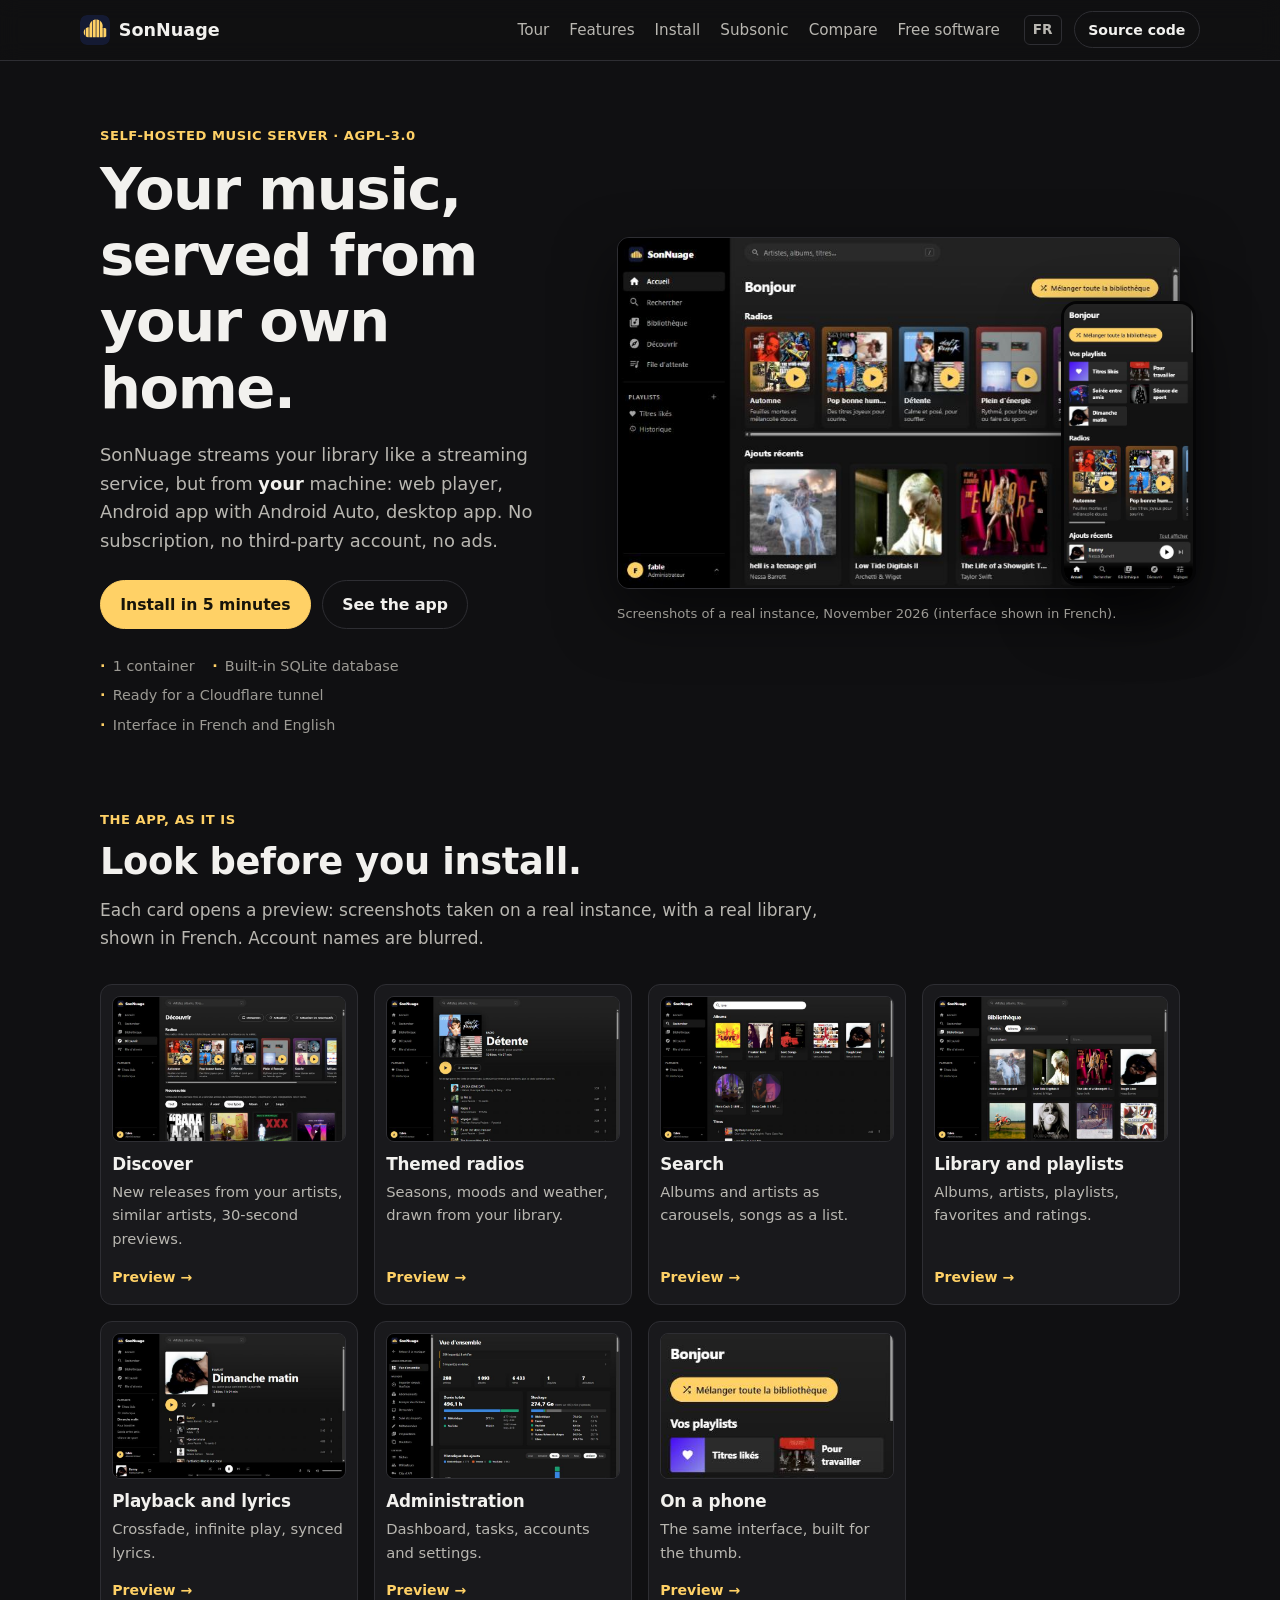
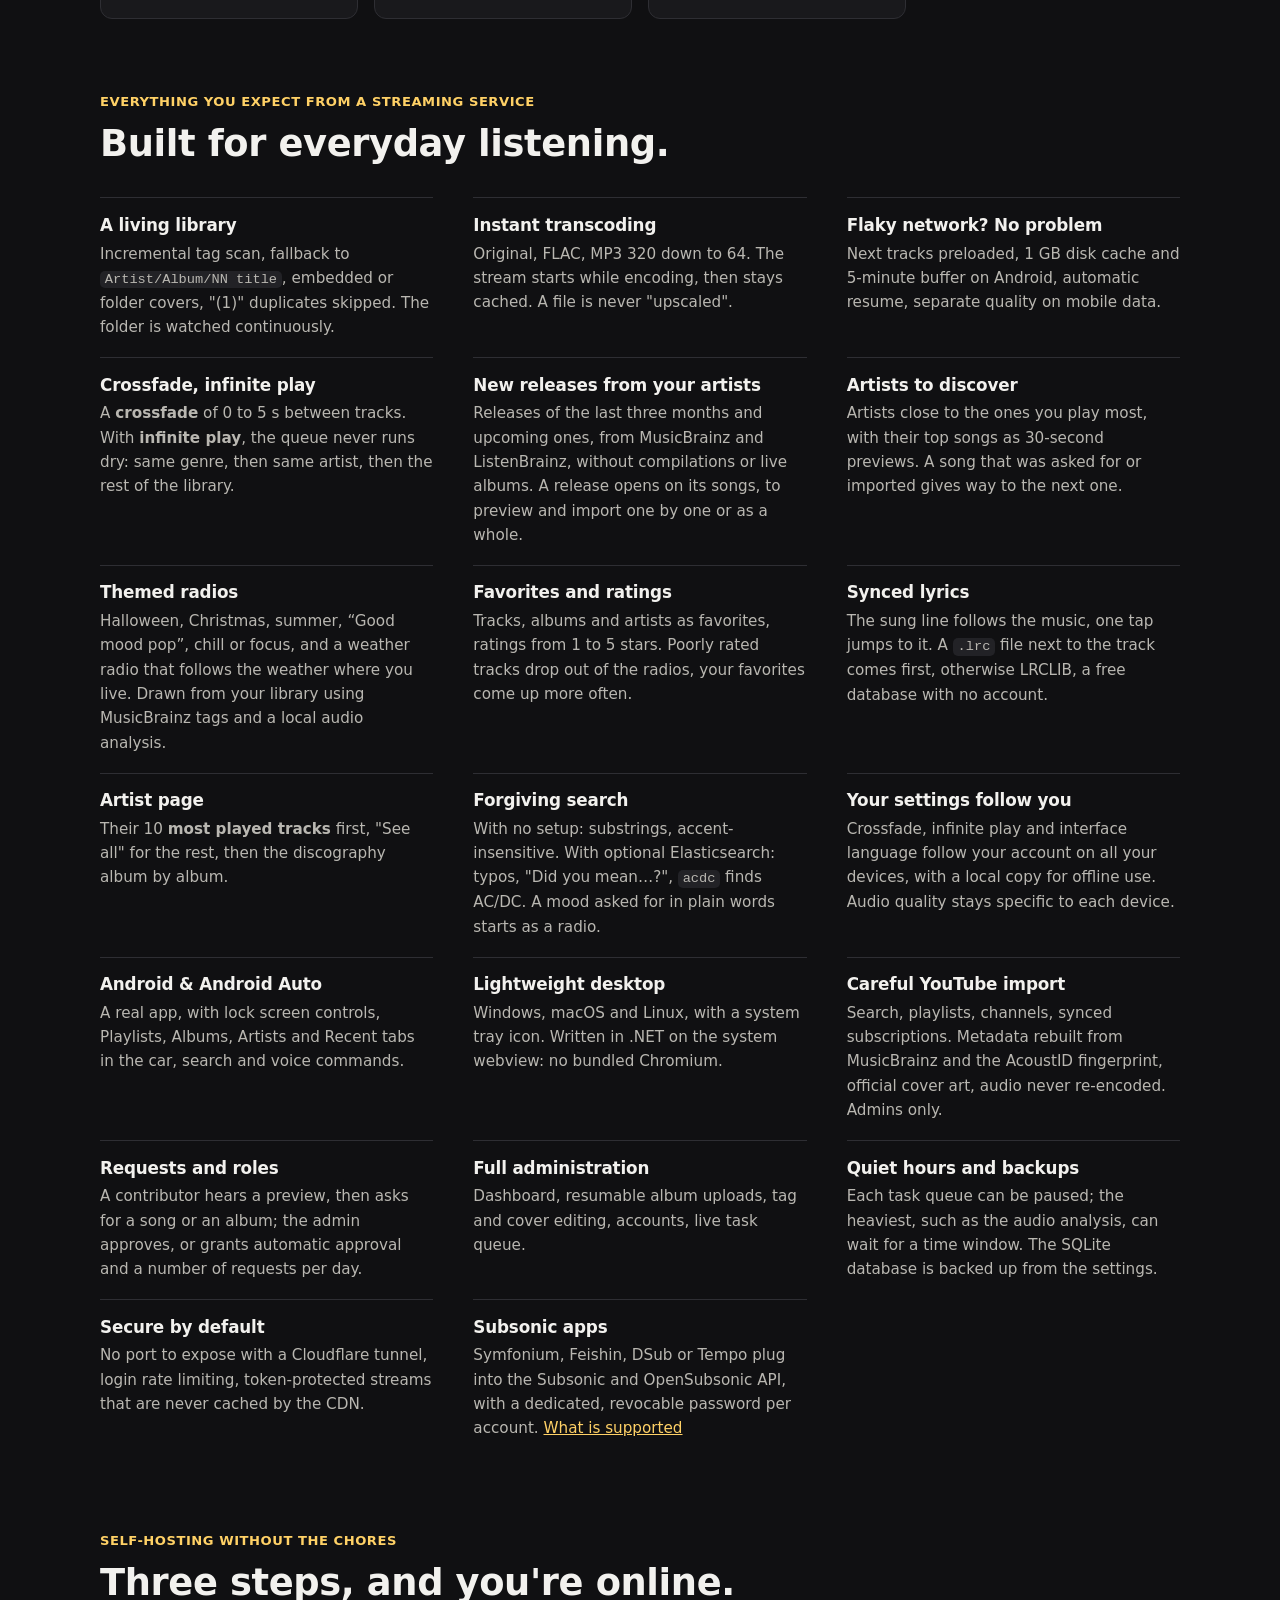
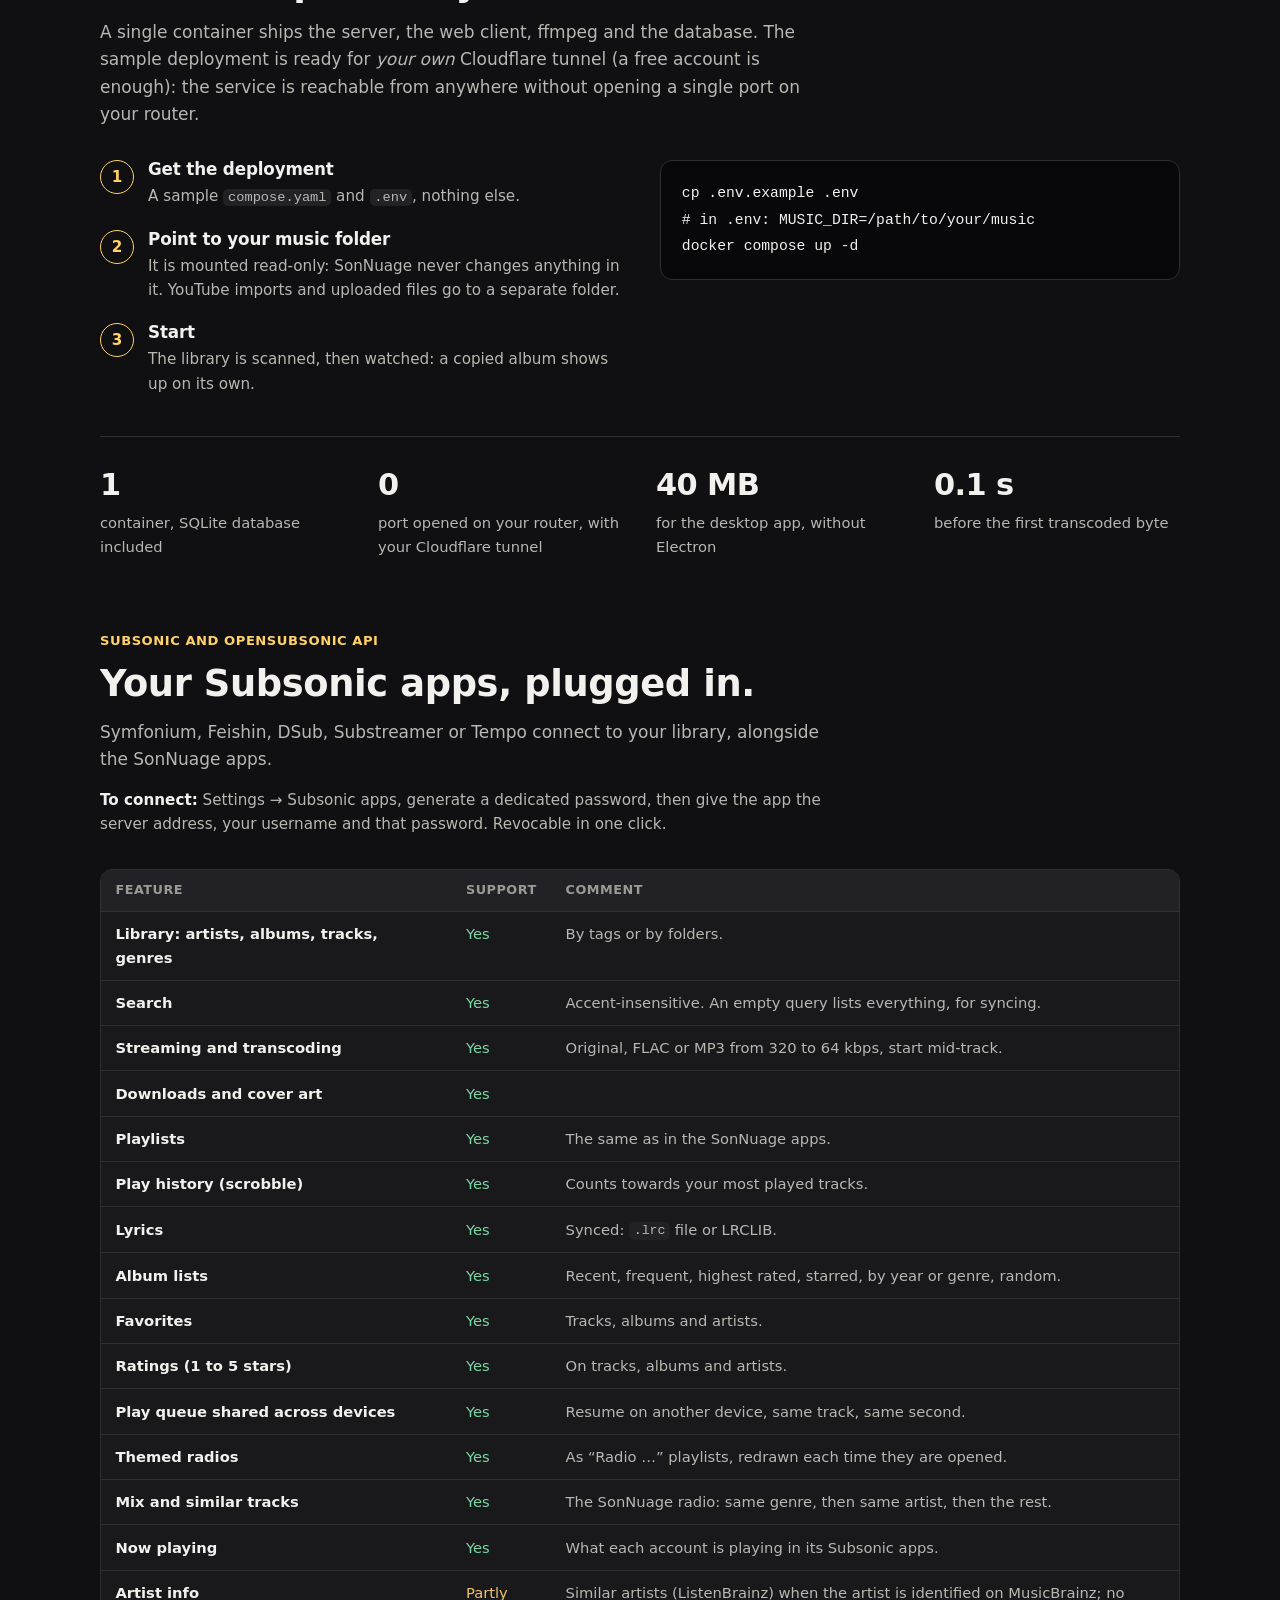
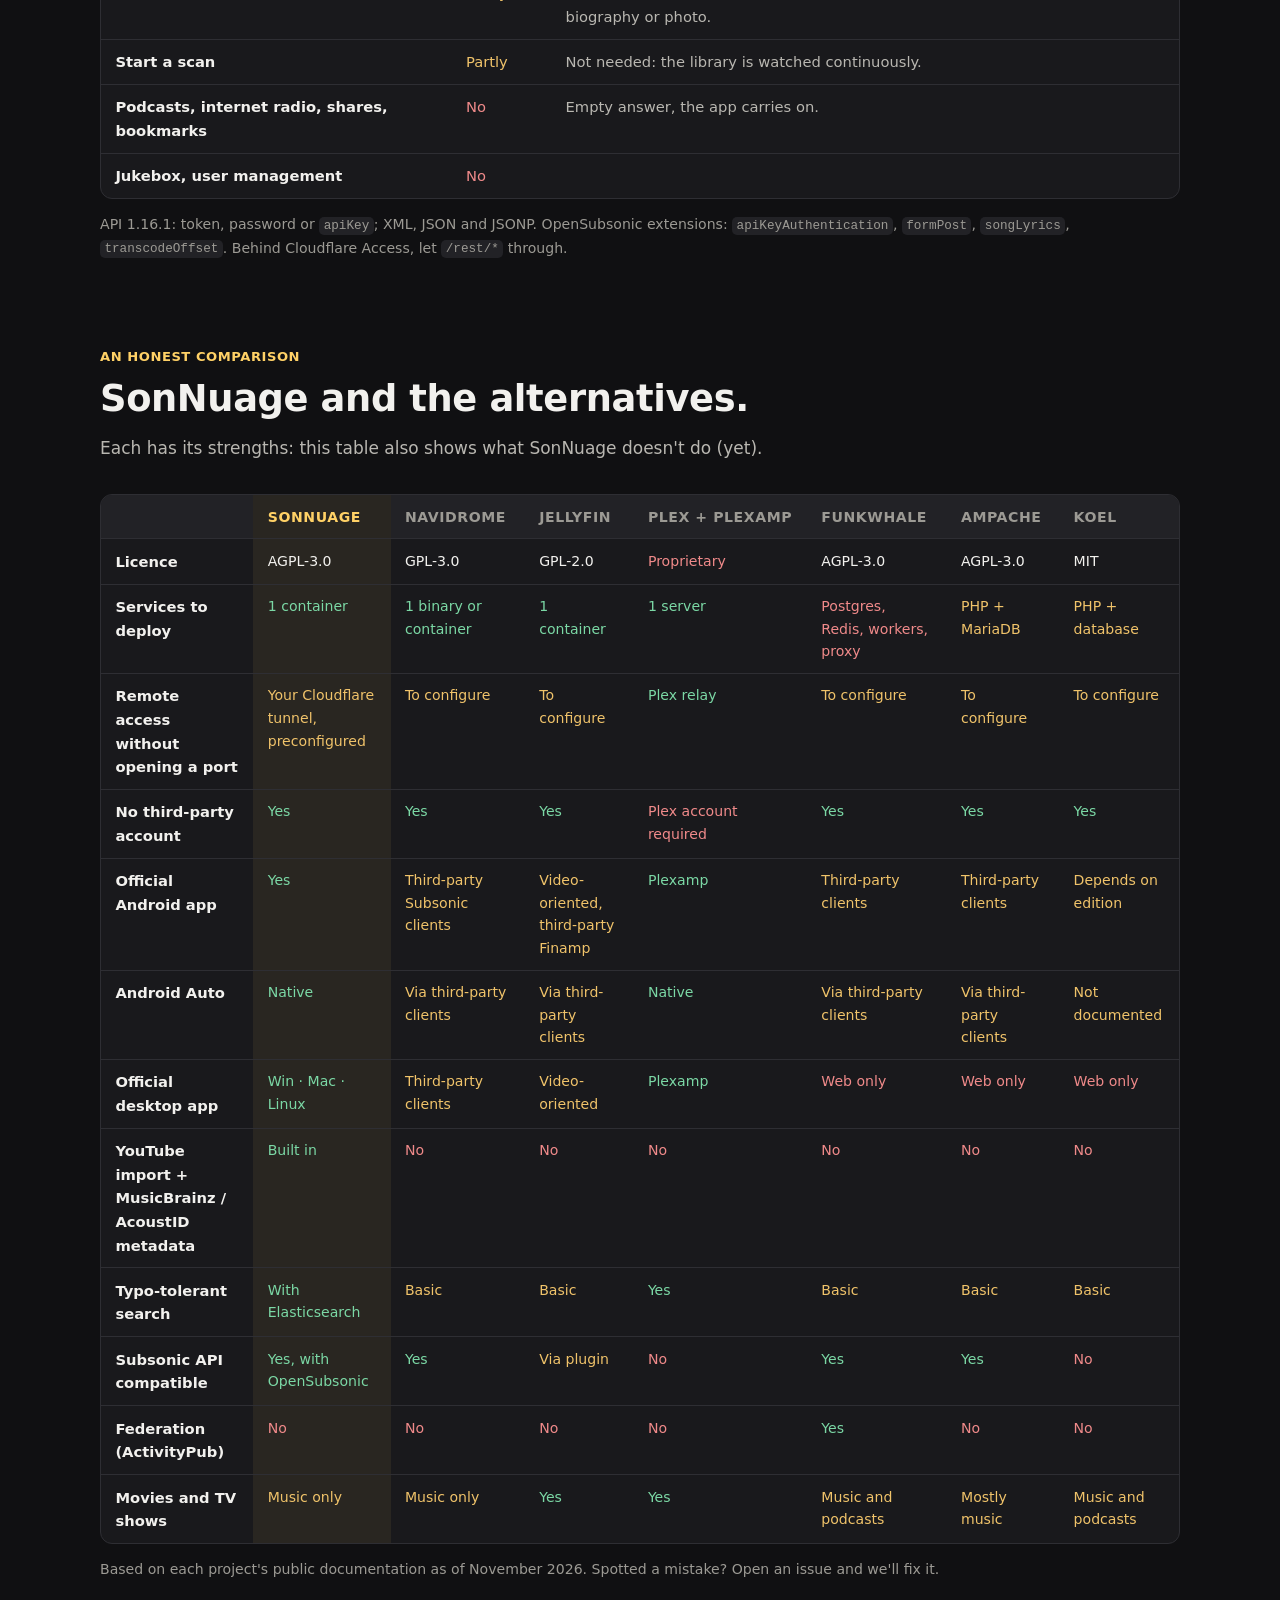
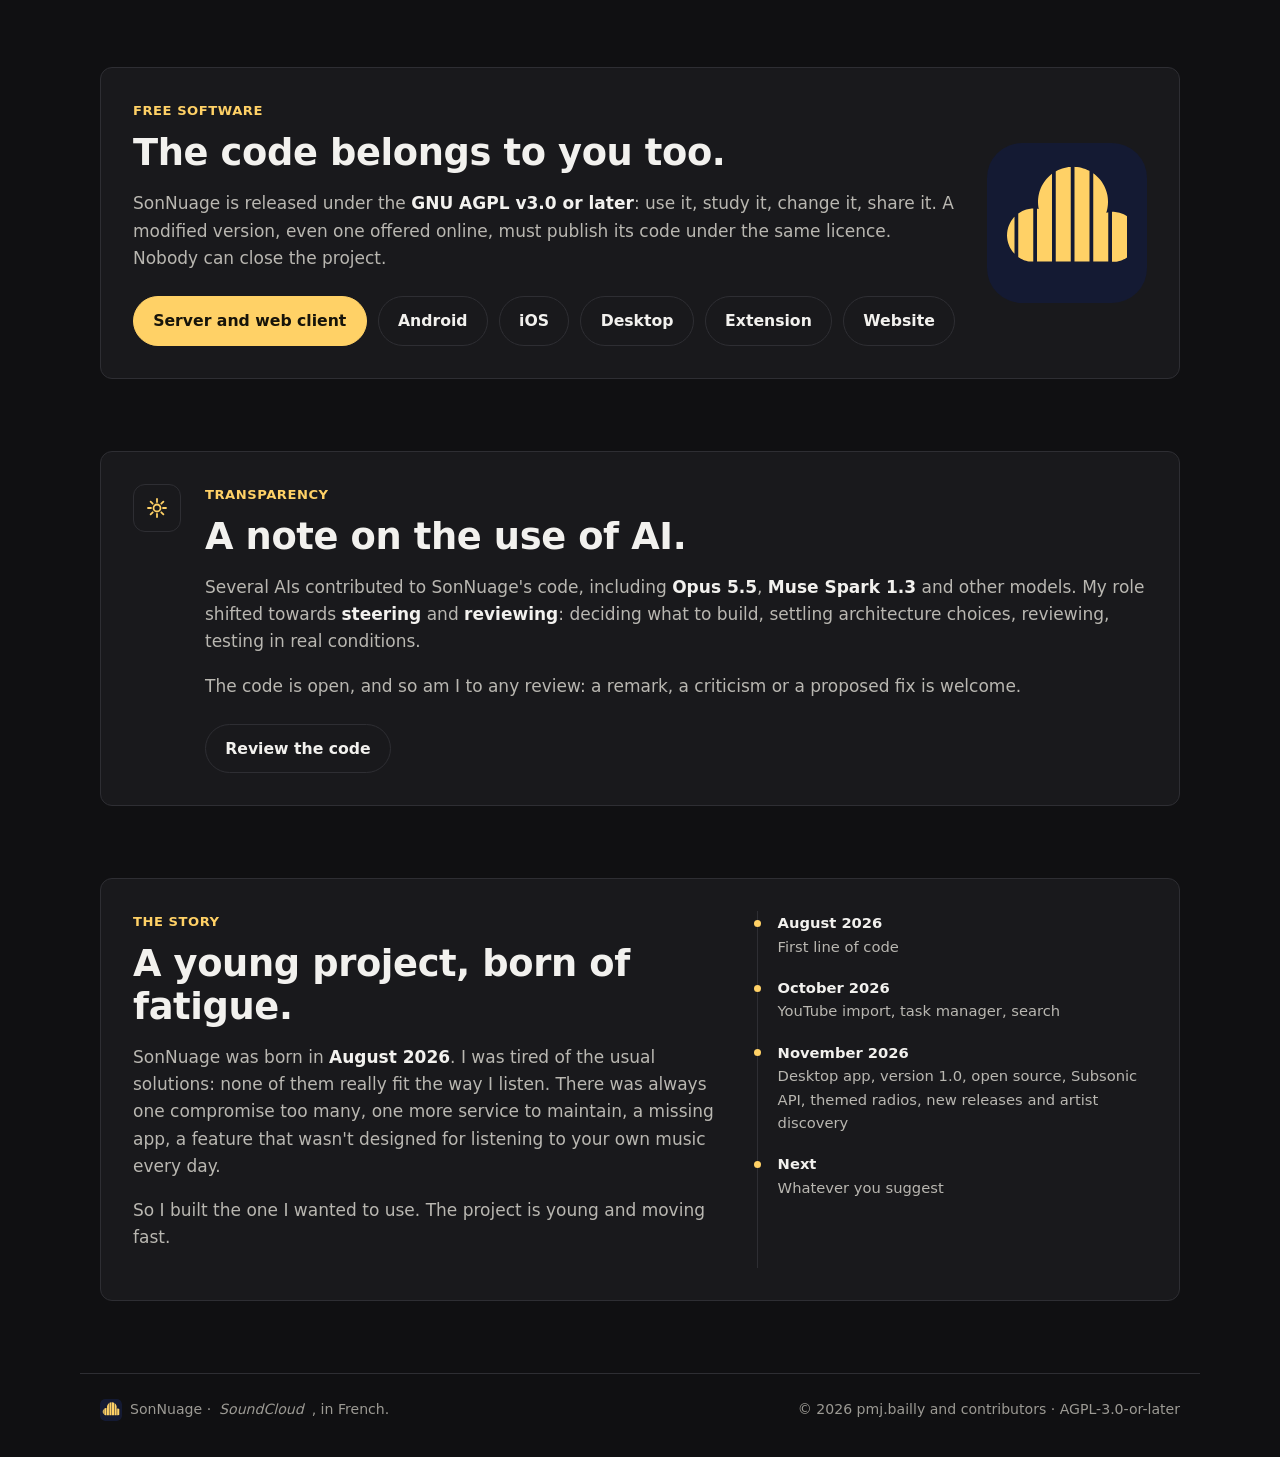
<file: public/index.html>
<!doctype html>
<html lang="fr">
<head>
  <meta charset="utf-8">
  <meta name="viewport" content="width=device-width, initial-scale=1">
  <title>SonNuage, votre musique auto-hébergée</title>
  <meta name="description" content="SonNuage est un serveur de musique auto-hébergé façon Spotify : web, Android, Android Auto et bureau. Un conteneur, cinq minutes, licence AGPL-3.0.">
  <meta name="theme-color" content="#101012">
  <meta property="og:title" content="SonNuage, votre musique auto-hébergée">
  <meta property="og:description" content="Votre bibliothèque en streaming sur le web, Android, Android Auto et le bureau. Un conteneur, cinq minutes.">
  <meta property="og:type" content="website">
  <link rel="alternate" hreflang="fr" href="https://sonnuage.github.io/">
  <link rel="alternate" hreflang="en" href="https://sonnuage.github.io/en/">
  <link rel="alternate" hreflang="x-default" href="https://sonnuage.github.io/">
  <link rel="icon" href="assets/logo.svg" type="image/svg+xml">
  <link rel="apple-touch-icon" href="assets/apple-touch-icon.png">
  <link rel="stylesheet" href="styles.css">
</head>
<body>
  <header class="nav" id="nav">
    <a class="brand" href="#top" aria-label="SonNuage, accueil">
      <img src="assets/logo.svg" alt="" width="30" height="30">
      <span>SonNuage</span>
    </a>
    <nav aria-label="Sections">
      <a href="#apercu">Aperçu</a>
      <a href="#fonctionnalites">Fonctionnalités</a>
      <a href="#installer">Installer</a>
      <a href="#subsonic">Subsonic</a>
      <a href="#comparatif">Comparatif</a>
      <a href="#libre">Libre</a>
    </nav>
    <div class="nav-end">
      <a class="lang" href="en/" hreflang="en" lang="en" data-lang="en" title="English version">EN</a>
      <a class="btn btn-small" href="https://github.com/SonNuage/sonnuage">Code source</a>
    </div>
  </header>

  <main id="top">
    <section class="hero">
      <div class="hero-text">
        <p class="eyebrow">Serveur de musique auto-hébergé · AGPL-3.0</p>
        <h1>Votre musique, servie depuis chez vous.</h1>
        <p class="lead">SonNuage diffuse votre bibliothèque comme un service de streaming, mais depuis <strong>votre</strong> machine : lecteur web, application Android avec Android Auto, appli de bureau. Aucun abonnement, aucun compte chez un tiers, aucune publicité.</p>
        <div class="cta">
          <a class="btn btn-primary" href="#installer">Installer en 5 minutes</a>
          <a class="btn btn-ghost" href="#apercu">Voir l'application</a>
        </div>
        <ul class="chips" aria-label="En bref">
          <li>1 conteneur</li><li>Base SQLite intégrée</li><li>Prêt pour un tunnel Cloudflare</li><li>Interface en français et en anglais</li>
        </ul>
      </div>
      <figure class="hero-shots">
        <img class="shot shot-desk" src="assets/shots/home.jpg" alt="L'accueil de SonNuage dans un navigateur : radios thématiques et ajouts récents." width="800" height="499">
        <img class="shot shot-phone" src="assets/shots/m-home.jpg" alt="L'accueil de SonNuage sur un téléphone." width="331" height="716">
        <figcaption>Captures d'une instance réelle, novembre 2026.</figcaption>
      </figure>
    </section>

    <section class="section" id="apercu">
      <div class="section-head">
        <p class="eyebrow">L'application, telle qu'elle est</p>
        <h2>Regardez avant d'installer.</h2>
        <p class="sub">Chaque carte ouvre un aperçu : des captures prises sur une vraie instance, avec une vraie bibliothèque. Les pseudos des comptes sont floutés.</p>
      </div>
      <div class="tour">
        <a class="tour-card" href="#preview-discover" data-preview="preview-discover">
          <img src="assets/shots/discover.jpg" alt="" width="800" height="499" loading="lazy">
          <h3>Découvrir</h3>
          <p>Nouveautés de vos artistes, artistes proches, extraits de 30 s.</p>
          <span class="tour-open">Aperçu</span>
        </a>
        <a class="tour-card" href="#preview-radios" data-preview="preview-radios">
          <img src="assets/shots/radio.jpg" alt="" width="800" height="499" loading="lazy">
          <h3>Radios thématiques</h3>
          <p>Saisons, ambiances et météo, tirées de votre bibliothèque.</p>
          <span class="tour-open">Aperçu</span>
        </a>
        <a class="tour-card" href="#preview-search" data-preview="preview-search">
          <img src="assets/shots/search.jpg" alt="" width="800" height="499" loading="lazy">
          <h3>Recherche</h3>
          <p>Albums et artistes en carrousel, titres en liste.</p>
          <span class="tour-open">Aperçu</span>
        </a>
        <a class="tour-card" href="#preview-library" data-preview="preview-library">
          <img src="assets/shots/albums.jpg" alt="" width="800" height="499" loading="lazy">
          <h3>Bibliothèque et playlists</h3>
          <p>Albums, artistes, playlists, favoris et notes.</p>
          <span class="tour-open">Aperçu</span>
        </a>
        <a class="tour-card" href="#preview-player" data-preview="preview-player">
          <img src="assets/shots/playlist.jpg" alt="" width="800" height="499" loading="lazy">
          <h3>Lecture et paroles</h3>
          <p>Fondu enchaîné, lecture infinie, paroles synchronisées.</p>
          <span class="tour-open">Aperçu</span>
        </a>
        <a class="tour-card" href="#preview-admin" data-preview="preview-admin">
          <img src="assets/shots/admin.jpg" alt="" width="800" height="499" loading="lazy">
          <h3>Administration</h3>
          <p>Tableau de bord, tâches, comptes et réglages.</p>
          <span class="tour-open">Aperçu</span>
        </a>
        <a class="tour-card" href="#preview-mobile" data-preview="preview-mobile">
          <img src="assets/shots/m-home.jpg" alt="" width="331" height="716" loading="lazy">
          <h3>Sur téléphone</h3>
          <p>La même interface, pensée pour le pouce.</p>
          <span class="tour-open">Aperçu</span>
        </a>
      </div>
      <section class="preview" id="preview-discover" role="dialog" aria-modal="true" aria-labelledby="preview-discover-title">
        <a class="preview-scrim" href="#apercu" tabindex="-1" aria-label="Fermer l'aperçu"></a>
        <div class="preview-panel">
          <header class="preview-head">
            <h3 id="preview-discover-title">Découvrir</h3>
            <a class="preview-close" href="#apercu" aria-label="Fermer l'aperçu">×</a>
          </header>
          <p class="preview-text">La page Découvrir réunit les sorties récentes et à venir des artistes de votre bibliothèque (MusicBrainz et ListenBrainz) et des artistes proches de ceux que vous écoutez le plus. Chaque titre s'écoute en extrait de 30 s avant d'être importé par un admin ou demandé par un contributeur.</p>
          <div class="preview-shots" role="group" aria-label="Captures">
            <figure>
              <img src="assets/shots/discover.jpg" alt="La page Découvrir : radios, puis nouveautés avec leurs filtres." width="800" height="499" loading="lazy">
              <figcaption>En haut, les radios ; dessous, les sorties des trois derniers mois et celles à venir.</figcaption>
            </figure>
            <figure>
              <img src="assets/shots/releases.jpg" alt="La grille des nouveautés, avec extrait et import sur chaque parution." width="800" height="499" loading="lazy">
              <figcaption>Chaque parution : un extrait sur la pochette, « Importer », ou « Ouvrir » si elle est déjà là.</figcaption>
            </figure>
            <figure>
              <img src="assets/shots/release-songs.jpg" alt="La fenêtre d'une parution : ses titres, un extrait et un import par titre." width="800" height="499" loading="lazy">
              <figcaption>Le titre d'une parution ouvre ses morceaux : à écouter et importer un par un, ou tous ensemble.</figcaption>
            </figure>
            <figure>
              <img src="assets/shots/discover-artists.jpg" alt="Des artistes à découvrir, chacun avec ses titres phares." width="800" height="499" loading="lazy">
              <figcaption>Artistes proches des vôtres, avec leurs titres phares. « Voir plus » cherche les suivants à l'instant.</figcaption>
            </figure>
          </div>
          <footer class="preview-foot">
            <a href="#preview-mobile" data-preview="preview-mobile">← Précédent · Sur téléphone</a>
            <a href="#preview-radios" data-preview="preview-radios">Suivant · Radios thématiques →</a>
          </footer>
        </div>
      </section>
      <section class="preview" id="preview-radios" role="dialog" aria-modal="true" aria-labelledby="preview-radios-title">
        <a class="preview-scrim" href="#apercu" tabindex="-1" aria-label="Fermer l'aperçu"></a>
        <div class="preview-panel">
          <header class="preview-head">
            <h3 id="preview-radios-title">Radios thématiques</h3>
            <a class="preview-close" href="#apercu" aria-label="Fermer l'aperçu">×</a>
          </header>
          <p class="preview-text">Les radios thématiques sont composées à partir de vos propres fichiers, grâce aux tags MusicBrainz et à une analyse audio faite sur votre serveur. Une radio s'ouvre sur un tirage de ses titres ; la lecture continue ensuite sans fin. La radio météo suit le temps qu'il fait chez vous.</p>
          <div class="preview-shots" role="group" aria-label="Captures">
            <figure>
              <img src="assets/shots/radio.jpg" alt="La page de la radio Détente : un tirage de 50 titres." width="800" height="499" loading="lazy">
              <figcaption>La page d'une radio : un tirage de ses titres, « Autre tirage », et la lecture à partir de n'importe lequel.</figcaption>
            </figure>
            <figure>
              <img src="assets/shots/home.jpg" alt="L'accueil, avec la rangée des radios du moment." width="800" height="499" loading="lazy">
              <figcaption>Sur l'accueil : les radios de la saison et les ambiances.</figcaption>
            </figure>
          </div>
          <footer class="preview-foot">
            <a href="#preview-discover" data-preview="preview-discover">← Précédent · Découvrir</a>
            <a href="#preview-search" data-preview="preview-search">Suivant · Recherche →</a>
          </footer>
        </div>
      </section>
      <section class="preview" id="preview-search" role="dialog" aria-modal="true" aria-labelledby="preview-search-title">
        <a class="preview-scrim" href="#apercu" tabindex="-1" aria-label="Fermer l'aperçu"></a>
        <div class="preview-panel">
          <header class="preview-head">
            <h3 id="preview-search-title">Recherche</h3>
            <a class="preview-close" href="#apercu" aria-label="Fermer l'aperçu">×</a>
          </header>
          <p class="preview-text">La recherche ignore les accents et trouve les sous-chaînes sans rien configurer ; avec Elasticsearch en option, elle tolère les fautes de frappe. Une demande comme « musique calme pour travailler » est comprise comme une ambiance et se lance en radio.</p>
          <div class="preview-shots" role="group" aria-label="Captures">
            <figure>
              <img src="assets/shots/search.jpg" alt="Résultats de recherche : une ligne d'albums, une ligne d'artistes, puis les titres." width="800" height="499" loading="lazy">
              <figcaption>Albums puis artistes sur une ligne qui défile sur place, les titres ensuite.</figcaption>
            </figure>
          </div>
          <footer class="preview-foot">
            <a href="#preview-radios" data-preview="preview-radios">← Précédent · Radios thématiques</a>
            <a href="#preview-library" data-preview="preview-library">Suivant · Bibliothèque et playlists →</a>
          </footer>
        </div>
      </section>
      <section class="preview" id="preview-library" role="dialog" aria-modal="true" aria-labelledby="preview-library-title">
        <a class="preview-scrim" href="#apercu" tabindex="-1" aria-label="Fermer l'aperçu"></a>
        <div class="preview-panel">
          <header class="preview-head">
            <h3 id="preview-library-title">Bibliothèque et playlists</h3>
            <a class="preview-close" href="#apercu" aria-label="Fermer l'aperçu">×</a>
          </header>
          <p class="preview-text">La bibliothèque suit votre dossier de musique : un album copié apparaît tout seul. Titres, albums et artistes se mettent en favoris et se notent de 1 à 5 étoiles ; les playlists se réordonnent et se partagent avec les applis Subsonic.</p>
          <div class="preview-shots" role="group" aria-label="Captures">
            <figure>
              <img src="assets/shots/albums.jpg" alt="La bibliothèque, onglet Albums, triée par ajout récent." width="800" height="499" loading="lazy">
              <figcaption>Les albums, triés et filtrés.</figcaption>
            </figure>
            <figure>
              <img src="assets/shots/album.jpg" alt="La page d'un album : pochette, titres, favoris et note." width="800" height="499" loading="lazy">
              <figcaption>Un album : lecture, aléatoire, favori, ajout à une playlist, note.</figcaption>
            </figure>
            <figure>
              <img src="assets/shots/playlists.jpg" alt="La liste des playlists." width="800" height="499" loading="lazy">
              <figcaption>Les playlists, avec les titres likés et l'historique d'écoute.</figcaption>
            </figure>
          </div>
          <footer class="preview-foot">
            <a href="#preview-search" data-preview="preview-search">← Précédent · Recherche</a>
            <a href="#preview-player" data-preview="preview-player">Suivant · Lecture et paroles →</a>
          </footer>
        </div>
      </section>
      <section class="preview" id="preview-player" role="dialog" aria-modal="true" aria-labelledby="preview-player-title">
        <a class="preview-scrim" href="#apercu" tabindex="-1" aria-label="Fermer l'aperçu"></a>
        <div class="preview-panel">
          <header class="preview-head">
            <h3 id="preview-player-title">Lecture et paroles</h3>
            <a class="preview-close" href="#apercu" aria-label="Fermer l'aperçu">×</a>
          </header>
          <p class="preview-text">Le lecteur précharge les pistes suivantes, enchaîne avec un fondu réglable et ne s'arrête pas à la fin de la file si la lecture infinie est activée. Les paroles synchronisées suivent la musique ; un appui sur une ligne y saute.</p>
          <div class="preview-shots" role="group" aria-label="Captures">
            <figure>
              <img src="assets/shots/playlist.jpg" alt="Une playlist en cours de lecture, avec la barre du lecteur." width="800" height="499" loading="lazy">
              <figcaption>Une playlist en lecture : file, aléatoire, répétition, volume.</figcaption>
            </figure>
            <figure>
              <img src="assets/shots/lyrics.jpg" alt="L'écran de lecture avec les paroles, floutées sur la capture." width="800" height="499" loading="lazy">
              <figcaption>Les paroles synchronisées (floutées ici : elles appartiennent à leurs auteurs).</figcaption>
            </figure>
          </div>
          <footer class="preview-foot">
            <a href="#preview-library" data-preview="preview-library">← Précédent · Bibliothèque et playlists</a>
            <a href="#preview-admin" data-preview="preview-admin">Suivant · Administration →</a>
          </footer>
        </div>
      </section>
      <section class="preview" id="preview-admin" role="dialog" aria-modal="true" aria-labelledby="preview-admin-title">
        <a class="preview-scrim" href="#apercu" tabindex="-1" aria-label="Fermer l'aperçu"></a>
        <div class="preview-panel">
          <header class="preview-head">
            <h3 id="preview-admin-title">Administration</h3>
            <a class="preview-close" href="#apercu" aria-label="Fermer l'aperçu">×</a>
          </header>
          <p class="preview-text">Tout se règle depuis l'interface : imports, envoi de fichiers, métadonnées, doublons, comptes et rôles (utilisateur, contributeur, administrateur). Les tâches de fond sont visibles en direct, file par file ; chacune se met en pause, et les plus lourdes peuvent attendre des heures calmes.</p>
          <div class="preview-shots" role="group" aria-label="Captures">
            <figure>
              <img src="assets/shots/admin.jpg" alt="La vue d'ensemble : compteurs, durée totale et stockage." width="800" height="499" loading="lazy">
              <figcaption>La vue d'ensemble : bibliothèque, durée, stockage, historique des ajouts.</figcaption>
            </figure>
            <figure>
              <img src="assets/shots/tasks.jpg" alt="Les files de tâches et la suite en cours." width="800" height="499" loading="lazy">
              <figcaption>Les tâches, file par file, avec leur journal.</figcaption>
            </figure>
            <figure>
              <img src="assets/shots/users.jpg" alt="La liste des comptes, pseudos floutés." width="800" height="499" loading="lazy">
              <figcaption>Les comptes : rôle, demandes par jour, approbation automatique. Pseudos floutés.</figcaption>
            </figure>
            <figure>
              <img src="assets/shots/settings.jpg" alt="Les réglages : heures calmes et stockage." width="800" height="499" loading="lazy">
              <figcaption>Heures calmes pour les tâches lourdes, place réservée aux extraits.</figcaption>
            </figure>
          </div>
          <footer class="preview-foot">
            <a href="#preview-player" data-preview="preview-player">← Précédent · Lecture et paroles</a>
            <a href="#preview-mobile" data-preview="preview-mobile">Suivant · Sur téléphone →</a>
          </footer>
        </div>
      </section>
      <section class="preview" id="preview-mobile" role="dialog" aria-modal="true" aria-labelledby="preview-mobile-title">
        <a class="preview-scrim" href="#apercu" tabindex="-1" aria-label="Fermer l'aperçu"></a>
        <div class="preview-panel">
          <header class="preview-head">
            <h3 id="preview-mobile-title">Sur téléphone</h3>
            <a class="preview-close" href="#apercu" aria-label="Fermer l'aperçu">×</a>
          </header>
          <p class="preview-text">Les pages sont partagées entre le web, Android et le bureau : une fonctionnalité ajoutée arrive sur tous les clients à la fois. Sur Android s'ajoutent le cache hors connexion, l'écran de verrouillage et Android Auto. Une appli iOS reprend le même code : sa CI produit un <code>.ipa</code> non signé, à installer soi-même (sans CarPlay).</p>
          <div class="preview-shots phones" role="group" aria-label="Captures">
            <figure>
              <img src="assets/shots/m-home.jpg" alt="L'accueil sur un écran de téléphone." width="331" height="716" loading="lazy">
              <figcaption>L'accueil : playlists, radios, ajouts récents.</figcaption>
            </figure>
            <figure>
              <img src="assets/shots/m-discover.jpg" alt="Les artistes à découvrir sur un écran de téléphone." width="331" height="716" loading="lazy">
              <figcaption>Découvrir : un extrait, puis « Demander ».</figcaption>
            </figure>
          </div>
          <footer class="preview-foot">
            <a href="#preview-admin" data-preview="preview-admin">← Précédent · Administration</a>
            <a href="#preview-discover" data-preview="preview-discover">Suivant · Découvrir →</a>
          </footer>
        </div>
      </section>
    </section>

    <section class="section" id="fonctionnalites">
      <div class="section-head">
        <p class="eyebrow">Tout ce qu'on attend d'un service de streaming</p>
        <h2>Pensé pour l'écoute au quotidien.</h2>
      </div>
      <div class="features">
        <article class="feature">
          <h3>Bibliothèque vivante</h3>
          <p>Scan incrémental des tags, repli sur <code>Artiste/Album/NN titre</code>, pochettes intégrées ou du dossier, doublons « (1) » écartés. Le dossier est surveillé en continu.</p>
        </article>
        <article class="feature">
          <h3>Transcodage instantané</h3>
          <p>Originale, FLAC, MP3 320 à 64. Le flux part pendant l'encodage, puis reste en cache. Un fichier n'est jamais « surclassé ».</p>
        </article>
        <article class="feature">
          <h3>Réseau capricieux ? Aucun souci</h3>
          <p>Pistes suivantes préchargées, cache disque de 1 Go et tampon de 5 min sur Android, reprise automatique, qualité distincte en données mobiles.</p>
        </article>
        <article class="feature">
          <h3>Fondu enchaîné, lecture infinie</h3>
          <p>Un <strong>fondu enchaîné</strong> réglable de 0 à 5 s entre deux titres. Avec la <strong>lecture infinie</strong>, la file ne s'arrête jamais : même genre, puis même artiste, puis le reste de la bibliothèque.</p>
        </article>
        <article class="feature">
          <h3>Nouveautés de vos artistes</h3>
          <p>Sorties des trois derniers mois et à venir, d'après MusicBrainz et ListenBrainz, sans compilations ni live. Une parution s'ouvre sur ses titres, à écouter en extrait et à importer un par un ou en entier.</p>
        </article>
        <article class="feature">
          <h3>Artistes à découvrir</h3>
          <p>Des artistes proches de ceux que vous écoutez le plus, avec leurs titres phares en extrait de 30 s. Un titre demandé ou importé laisse sa place au suivant.</p>
        </article>
        <article class="feature">
          <h3>Radios thématiques</h3>
          <p>Halloween, Noël, l'été, « Pop bonne humeur », détente ou concentration, et une radio météo selon le temps qu'il fait chez vous. Tirées de votre bibliothèque grâce aux tags MusicBrainz et à une analyse audio locale.</p>
        </article>
        <article class="feature">
          <h3>Favoris et notes</h3>
          <p>Titres, albums et artistes en favoris, notes de 1 à 5 étoiles. Les morceaux mal notés sortent des radios, vos préférés y passent plus souvent.</p>
        </article>
        <article class="feature">
          <h3>Paroles synchronisées</h3>
          <p>La ligne chantée suit la musique, un appui y saute. Un fichier <code>.lrc</code> à côté du titre passe en premier, sinon LRCLIB, une base libre et sans compte.</p>
        </article>
        <article class="feature">
          <h3>Page artiste</h3>
          <p>Ses 10 <strong>titres les plus écoutés</strong> en tête, « Voir tout » pour la suite, puis la discographie album par album.</p>
        </article>
        <article class="feature">
          <h3>Recherche tolérante</h3>
          <p>Sans rien configurer : sous-chaînes, sans accents. Avec Elasticsearch en option : fautes de frappe, « Vouliez-vous dire… ? », <code>acdc</code> trouve AC/DC. Une ambiance demandée en toutes lettres se lance en radio.</p>
        </article>
        <article class="feature">
          <h3>Vos réglages vous suivent</h3>
          <p>Fondu, lecture infinie et langue de l'interface suivent votre compte sur tous vos appareils, avec une copie locale hors connexion. La qualité audio reste propre à chaque appareil.</p>
        </article>
        <article class="feature">
          <h3>Android & Android Auto</h3>
          <p>Une vraie appli, avec écran de verrouillage, onglets Playlists, Albums, Artistes et Récents dans la voiture, recherche et commande vocale.</p>
        </article>
        <article class="feature">
          <h3>Bureau léger</h3>
          <p>Windows, macOS et Linux, avec icône dans la barre système. Écrit en .NET sur la webview du système : pas de Chromium embarqué.</p>
        </article>
        <article class="feature">
          <h3>Import YouTube soigné</h3>
          <p>Recherche, playlists, chaînes, abonnements synchronisés. Métadonnées recomposées par MusicBrainz et l'empreinte AcoustID, pochette officielle, audio jamais réencodé. Réservé aux admins.</p>
        </article>
        <article class="feature">
          <h3>Demandes et rôles</h3>
          <p>Un contributeur écoute un extrait puis demande un titre ou un album ; l'admin approuve, ou accorde l'approbation automatique et un nombre de demandes par jour.</p>
        </article>
        <article class="feature">
          <h3>Administration complète</h3>
          <p>Tableau de bord, envoi d'albums en reprise possible, édition des tags et pochettes, comptes, file de tâches visible en direct.</p>
        </article>
        <article class="feature">
          <h3>Heures calmes et sauvegardes</h3>
          <p>Chaque file de tâches se met en pause ; les plus lourdes, comme l'analyse audio, peuvent attendre une plage horaire. La base SQLite se sauvegarde depuis les réglages.</p>
        </article>
        <article class="feature">
          <h3>Sécurisé par défaut</h3>
          <p>Aucun port à exposer avec un tunnel Cloudflare, limitation des tentatives de connexion, flux protégés par jeton et jamais mis en cache par le CDN.</p>
        </article>
        <article class="feature">
          <h3>Applis Subsonic</h3>
          <p>Symfonium, Feishin, DSub ou Tempo se branchent sur l'API Subsonic et OpenSubsonic, avec un mot de passe dédié et révocable par compte. <a href="#subsonic">Ce qui est pris en charge</a></p>
        </article>
      </div>
    </section>

    <section class="section install" id="installer">
      <div class="section-head">
        <p class="eyebrow">L'auto-hébergement sans la corvée</p>
        <h2>Trois étapes, et c'est en ligne.</h2>
        <p class="sub">Un seul conteneur embarque le serveur, le client web, ffmpeg et la base de données. Le déploiement d'exemple est prêt pour <em>votre propre</em> tunnel Cloudflare (un compte gratuit suffit) : le service devient joignable de partout sans ouvrir un seul port sur votre box.</p>
      </div>
      <div class="install-grid">
        <ol class="steps">
          <li class="step">
            <h3>Récupérez le déploiement</h3>
            <p>Un <code>compose.yaml</code> et un <code>.env</code> d'exemple, rien d'autre.</p>
          </li>
          <li class="step">
            <h3>Indiquez votre dossier de musique</h3>
            <p>Il est monté en lecture seule : SonNuage n'y modifie rien. Les imports YouTube et les fichiers envoyés vont dans un dossier séparé.</p>
          </li>
          <li class="step">
            <h3>Démarrez</h3>
            <p>La bibliothèque est scannée, puis surveillée : un album copié apparaît tout seul.</p>
          </li>
        </ol>
        <pre class="terminal" role="img" aria-label="Terminal : cp .env.example .env, renseigner MUSIC_DIR, puis docker compose up -d"><code>cp .env.example .env
# dans .env : MUSIC_DIR=/chemin/vers/votre/musique
docker compose up -d</code></pre>
      </div>
      <dl class="facts">
        <div><dt>1</dt><dd>conteneur, base SQLite incluse</dd></div>
        <div><dt>0</dt><dd>port ouvert sur votre box, avec votre tunnel Cloudflare</dd></div>
        <div><dt>40 Mo</dt><dd>pour l'appli de bureau, sans Electron</dd></div>
        <div><dt>0,1 s</dt><dd>avant le premier octet transcodé</dd></div>
      </dl>
    </section>


    <!-- Subsonic -->
    <section class="section subsonic" id="subsonic">
      <div class="section-head reveal">
        <p class="eyebrow">API Subsonic et OpenSubsonic</p>
        <h2>Vos applis Subsonic, branchées dessus.</h2>
        <p class="sub">Symfonium, Feishin, DSub, Substreamer ou Tempo se connectent à votre bibliothèque, à côté des applis SonNuage.</p>
        <p class="api-how"><strong>Pour se connecter :</strong> Réglages → Applis Subsonic, générez un mot de passe dédié, puis donnez à l’appli l’adresse du serveur, votre nom d’utilisateur et ce mot de passe. Révocable en un clic.</p>
      </div>

      <div class="api-wrap reveal" role="region" aria-label="Prise en charge de l’API Subsonic">
        <table class="api-table">
          <thead>
            <tr><th scope="col">Fonction</th><th scope="col">Prise en charge</th><th scope="col">Commentaire</th></tr>
          </thead>
          <tbody>
            <tr><th scope="row">Bibliothèque : artistes, albums, titres, genres</th><td><span class="yes">Oui</span></td><td>Par tags ou par dossiers.</td></tr>
            <tr><th scope="row">Recherche</th><td><span class="yes">Oui</span></td><td>Sans accents. Une recherche vide liste tout, pour la synchronisation.</td></tr>
            <tr><th scope="row">Lecture et transcodage</th><td><span class="yes">Oui</span></td><td>Original, FLAC ou MP3 de 320 à 64 kbit/s, reprise en cours de titre.</td></tr>
            <tr><th scope="row">Téléchargement et pochettes</th><td><span class="yes">Oui</span></td><td></td></tr>
            <tr><th scope="row">Playlists</th><td><span class="yes">Oui</span></td><td>Les mêmes que dans les applis SonNuage.</td></tr>
            <tr><th scope="row">Historique d’écoute (scrobble)</th><td><span class="yes">Oui</span></td><td>Compte dans vos titres les plus écoutés.</td></tr>
            <tr><th scope="row">Paroles</th><td><span class="yes">Oui</span></td><td>Synchronisées : fichier <code>.lrc</code> ou LRCLIB.</td></tr>
            <tr><th scope="row">Listes d’albums</th><td><span class="yes">Oui</span></td><td>Récents, fréquents, mieux notés, favoris, par année ou genre, au hasard.</td></tr>
            <tr><th scope="row">Favoris</th><td><span class="yes">Oui</span></td><td>Titres, albums et artistes.</td></tr>
            <tr><th scope="row">Notes (1 à 5 étoiles)</th><td><span class="yes">Oui</span></td><td>Sur les titres, albums et artistes.</td></tr>
            <tr><th scope="row">File de lecture partagée entre appareils</th><td><span class="yes">Oui</span></td><td>Reprise sur un autre appareil, au même titre et à la même seconde.</td></tr>
            <tr><th scope="row">Radios thématiques</th><td><span class="yes">Oui</span></td><td>En playlists « Radio … », renouvelées à chaque ouverture.</td></tr>
            <tr><th scope="row">Mix et titres similaires</th><td><span class="yes">Oui</span></td><td>La radio de SonNuage : même genre, puis même artiste, puis le reste.</td></tr>
            <tr><th scope="row">En cours d’écoute</th><td><span class="yes">Oui</span></td><td>Ce que chaque compte écoute dans ses applis Subsonic.</td></tr>
            <tr><th scope="row">Infos d’artiste</th><td><span class="mid">En partie</span></td><td>Artistes proches (ListenBrainz) quand l’artiste est identifié sur MusicBrainz ; pas de biographie ni de photo.</td></tr>
            <tr><th scope="row">Lancer un scan</th><td><span class="mid">En partie</span></td><td>Inutile : la bibliothèque est surveillée en continu.</td></tr>
            <tr><th scope="row">Podcasts, radios web, partages, signets</th><td><span class="no">Non</span></td><td>Réponse vide, l’appli continue.</td></tr>
            <tr><th scope="row">Jukebox, gestion des comptes</th><td><span class="no">Non</span></td><td></td></tr>
          </tbody>
        </table>
      </div>
      <p class="note reveal">API 1.16.1 : jeton, mot de passe ou clé <code>apiKey</code> ; XML, JSON et JSONP. Extensions OpenSubsonic : <code>apiKeyAuthentication</code>, <code>formPost</code>, <code>songLyrics</code>, <code>transcodeOffset</code>. Derrière Cloudflare Access, laissez passer <code>/rest/*</code>.</p>
    </section>

    <!-- Comparatif -->
    <section class="section" id="comparatif">
      <div class="section-head reveal">
        <p class="eyebrow">Comparatif honnête</p>
        <h2>SonNuage face aux alternatives.</h2>
        <p class="sub">Chacun a ses forces : ce tableau montre aussi ce que SonNuage ne fait pas (encore).</p>
      </div>

      <div class="table-wrap reveal" role="region" tabindex="0" aria-label="Tableau comparatif, défilable horizontalement">
        <table class="compare">
          <thead>
            <tr>
              <th scope="col"><span class="sr">Critère</span></th>
              <th scope="col" class="us">SonNuage</th>
              <th scope="col">Navidrome</th>
              <th scope="col">Jellyfin</th>
              <th scope="col">Plex + Plexamp</th>
              <th scope="col">Funkwhale</th>
              <th scope="col">Ampache</th>
              <th scope="col">Koel</th>
            </tr>
          </thead>
          <tbody>
            <tr>
              <th scope="row">Licence</th>
              <td class="us">AGPL-3.0</td><td>GPL-3.0</td><td>GPL-2.0</td><td><span class="no">Propriétaire</span></td><td>AGPL-3.0</td><td>AGPL-3.0</td><td>MIT</td>
            </tr>
            <tr>
              <th scope="row">Services à déployer</th>
              <td class="us"><span class="yes">1 conteneur</span></td><td><span class="yes">1 binaire ou conteneur</span></td><td><span class="yes">1 conteneur</span></td><td><span class="yes">1 serveur</span></td><td><span class="no">Postgres, Redis, workers, proxy</span></td><td><span class="mid">PHP + MariaDB</span></td><td><span class="mid">PHP + base de données</span></td>
            </tr>
            <tr>
              <th scope="row">Accès distant sans ouvrir de port</th>
              <td class="us"><span class="mid">Votre tunnel Cloudflare, préconfiguré</span></td><td><span class="mid">À configurer</span></td><td><span class="mid">À configurer</span></td><td><span class="yes">Relais Plex</span></td><td><span class="mid">À configurer</span></td><td><span class="mid">À configurer</span></td><td><span class="mid">À configurer</span></td>
            </tr>
            <tr>
              <th scope="row">Aucun compte chez un tiers</th>
              <td class="us"><span class="yes">Oui</span></td><td><span class="yes">Oui</span></td><td><span class="yes">Oui</span></td><td><span class="no">Compte Plex requis</span></td><td><span class="yes">Oui</span></td><td><span class="yes">Oui</span></td><td><span class="yes">Oui</span></td>
            </tr>
            <tr>
              <th scope="row">Appli Android officielle</th>
              <td class="us"><span class="yes">Oui</span></td><td><span class="mid">Clients Subsonic tiers</span></td><td><span class="mid">Orientée vidéo, Finamp tiers</span></td><td><span class="yes">Plexamp</span></td><td><span class="mid">Clients tiers</span></td><td><span class="mid">Clients tiers</span></td><td><span class="mid">Selon l'édition</span></td>
            </tr>
            <tr>
              <th scope="row">Android Auto</th>
              <td class="us"><span class="yes">Natif</span></td><td><span class="mid">Via clients tiers</span></td><td><span class="mid">Via clients tiers</span></td><td><span class="yes">Natif</span></td><td><span class="mid">Via clients tiers</span></td><td><span class="mid">Via clients tiers</span></td><td><span class="mid">Non documenté</span></td>
            </tr>
            <tr>
              <th scope="row">Appli de bureau officielle</th>
              <td class="us"><span class="yes">Win · Mac · Linux</span></td><td><span class="mid">Clients tiers</span></td><td><span class="mid">Orientée vidéo</span></td><td><span class="yes">Plexamp</span></td><td><span class="no">Web seulement</span></td><td><span class="no">Web seulement</span></td><td><span class="no">Web seulement</span></td>
            </tr>
            <tr>
              <th scope="row">Import YouTube + métadonnées MusicBrainz / AcoustID</th>
              <td class="us"><span class="yes">Intégré</span></td><td><span class="no">Non</span></td><td><span class="no">Non</span></td><td><span class="no">Non</span></td><td><span class="no">Non</span></td><td><span class="no">Non</span></td><td><span class="no">Non</span></td>
            </tr>
            <tr>
              <th scope="row">Recherche tolérante aux fautes</th>
              <td class="us"><span class="yes">Avec Elasticsearch</span></td><td><span class="mid">Basique</span></td><td><span class="mid">Basique</span></td><td><span class="yes">Oui</span></td><td><span class="mid">Basique</span></td><td><span class="mid">Basique</span></td><td><span class="mid">Basique</span></td>
            </tr>
            <tr>
              <th scope="row">Compatible API Subsonic</th>
              <td class="us"><span class="yes">Oui, avec OpenSubsonic</span></td><td><span class="yes">Oui</span></td><td><span class="mid">Par extension</span></td><td><span class="no">Non</span></td><td><span class="yes">Oui</span></td><td><span class="yes">Oui</span></td><td><span class="no">Non</span></td>
            </tr>
            <tr>
              <th scope="row">Fédération (ActivityPub)</th>
              <td class="us"><span class="no">Non</span></td><td><span class="no">Non</span></td><td><span class="no">Non</span></td><td><span class="no">Non</span></td><td><span class="yes">Oui</span></td><td><span class="no">Non</span></td><td><span class="no">Non</span></td>
            </tr>
            <tr>
              <th scope="row">Films et séries</th>
              <td class="us"><span class="mid">Musique seulement</span></td><td><span class="mid">Musique seulement</span></td><td><span class="yes">Oui</span></td><td><span class="yes">Oui</span></td><td><span class="mid">Musique et podcasts</span></td><td><span class="mid">Surtout musique</span></td><td><span class="mid">Musique et podcasts</span></td>
            </tr>
          </tbody>
        </table>
      </div>
      <p class="note reveal">D'après la documentation publique de chaque projet en novembre 2026. Une erreur ? Ouvrez un ticket, on corrige.</p>
    </section>

    <!-- Libre -->
    <section class="section libre" id="libre">
      <div class="libre-card reveal">
        <div class="libre-text">
          <p class="eyebrow">Logiciel libre</p>
          <h2>Le code vous appartient aussi.</h2>
          <p>SonNuage est publié sous <strong>GNU AGPL v3.0 ou ultérieure</strong> : utilisez-le, étudiez-le, modifiez-le,
            redistribuez-le. Une version modifiée, même proposée en ligne, doit publier son code sous la même licence.
            Personne ne peut refermer le projet.</p>
          <div class="cta">
            <a class="btn btn-primary" href="https://github.com/SonNuage/sonnuage">Serveur et client web</a>
            <a class="btn btn-ghost" href="https://github.com/SonNuage/sonnuage-android">Android</a>
            <a class="btn btn-ghost" href="https://github.com/SonNuage/sonnuage-ios">iOS</a>
            <a class="btn btn-ghost" href="https://github.com/SonNuage/sonnuage-desktop">Bureau</a>
            <a class="btn btn-ghost" href="https://github.com/SonNuage/sonnuage-extension">Extension</a>
            <a class="btn btn-ghost" href="https://github.com/SonNuage/sonnuage.github.io">Site</a>
          </div>
        </div>
        <div class="libre-visual" aria-hidden="true">
          <img src="assets/logo.svg" alt="" width="160" height="160">
        </div>
      </div>
    </section>
    <!-- Note sur l'IA -->
    <section class="section ai-note" id="ia">
      <div class="ai-card reveal">
        <div class="ai-icon" aria-hidden="true">
          <svg viewBox="0 0 24 24"><path d="M12 3v3M12 18v3M3 12h3M18 12h3M5.6 5.6l2.1 2.1M16.3 16.3l2.1 2.1M5.6 18.4l2.1-2.1M16.3 7.7l2.1-2.1"/><circle cx="12" cy="12" r="3.5"/></svg>
        </div>
        <div>
          <p class="eyebrow">Transparence</p>
          <h2>Une note sur l'utilisation de l'IA.</h2>
          <p>Plusieurs IA ont contribué au code de SonNuage, dont <strong>Opus 5.5</strong>, <strong>Muse Spark 1.3</strong>
            et d'autres modèles. Mon rôle s'est orienté vers le <strong>pilotage</strong> et la <strong>relecture</strong> :
            décider de ce qu'il faut construire, trancher les choix d'architecture, relire, tester en conditions réelles.</p>
          <p>Le code est ouvert, et je reste ouvert à toute relecture : une remarque, une critique ou une correction
            proposée est la bienvenue.</p>
          <div class="cta">
            <a class="btn btn-ghost" href="https://github.com/SonNuage/sonnuage">Relire le code</a>
          </div>
        </div>
      </div>
    </section>

    <section class="section story" id="histoire">
      <div class="story-card">
        <div class="story-text">
          <p class="eyebrow">L'histoire</p>
          <h2>Un projet jeune, né d'une lassitude.</h2>
          <p>SonNuage est né en <strong>août 2026</strong>. J'étais lassé des solutions classiques : aucune ne collait vraiment à mon usage. Il y avait toujours un compromis de trop, un service de plus à maintenir, une appli qui manquait, une fonction qui n'était pas pensée pour écouter sa propre musique au quotidien.</p>
          <p>Alors j'ai construit celui que je voulais utiliser. Le projet est jeune et avance vite.</p>
        </div>
        <ol class="timeline" aria-label="Étapes du projet">
          <li><b>Août 2026</b><span>Première ligne de code</span></li>
          <li><b>Octobre 2026</b><span>Import YouTube, gestionnaire de tâches, recherche</span></li>
          <li><b>Novembre 2026</b><span>Appli de bureau, version 1.0, logiciel libre, API Subsonic, radios thématiques, nouveautés et découverte d'artistes</span></li>
          <li><b>Ensuite</b><span>Ce que vous proposerez</span></li>
        </ol>
      </div>
    </section>
  </main>

  <footer class="footer">
    <div><img src="assets/logo.svg" alt="" width="22" height="22"> SonNuage · <em>SoundCloud</em>, traduit.</div>
    <div>© 2026 pmj.bailly et les contributeurs · AGPL-3.0-or-later</div>
  </footer>

  <script src="script.js" defer></script>
</body>
</html>
</file>
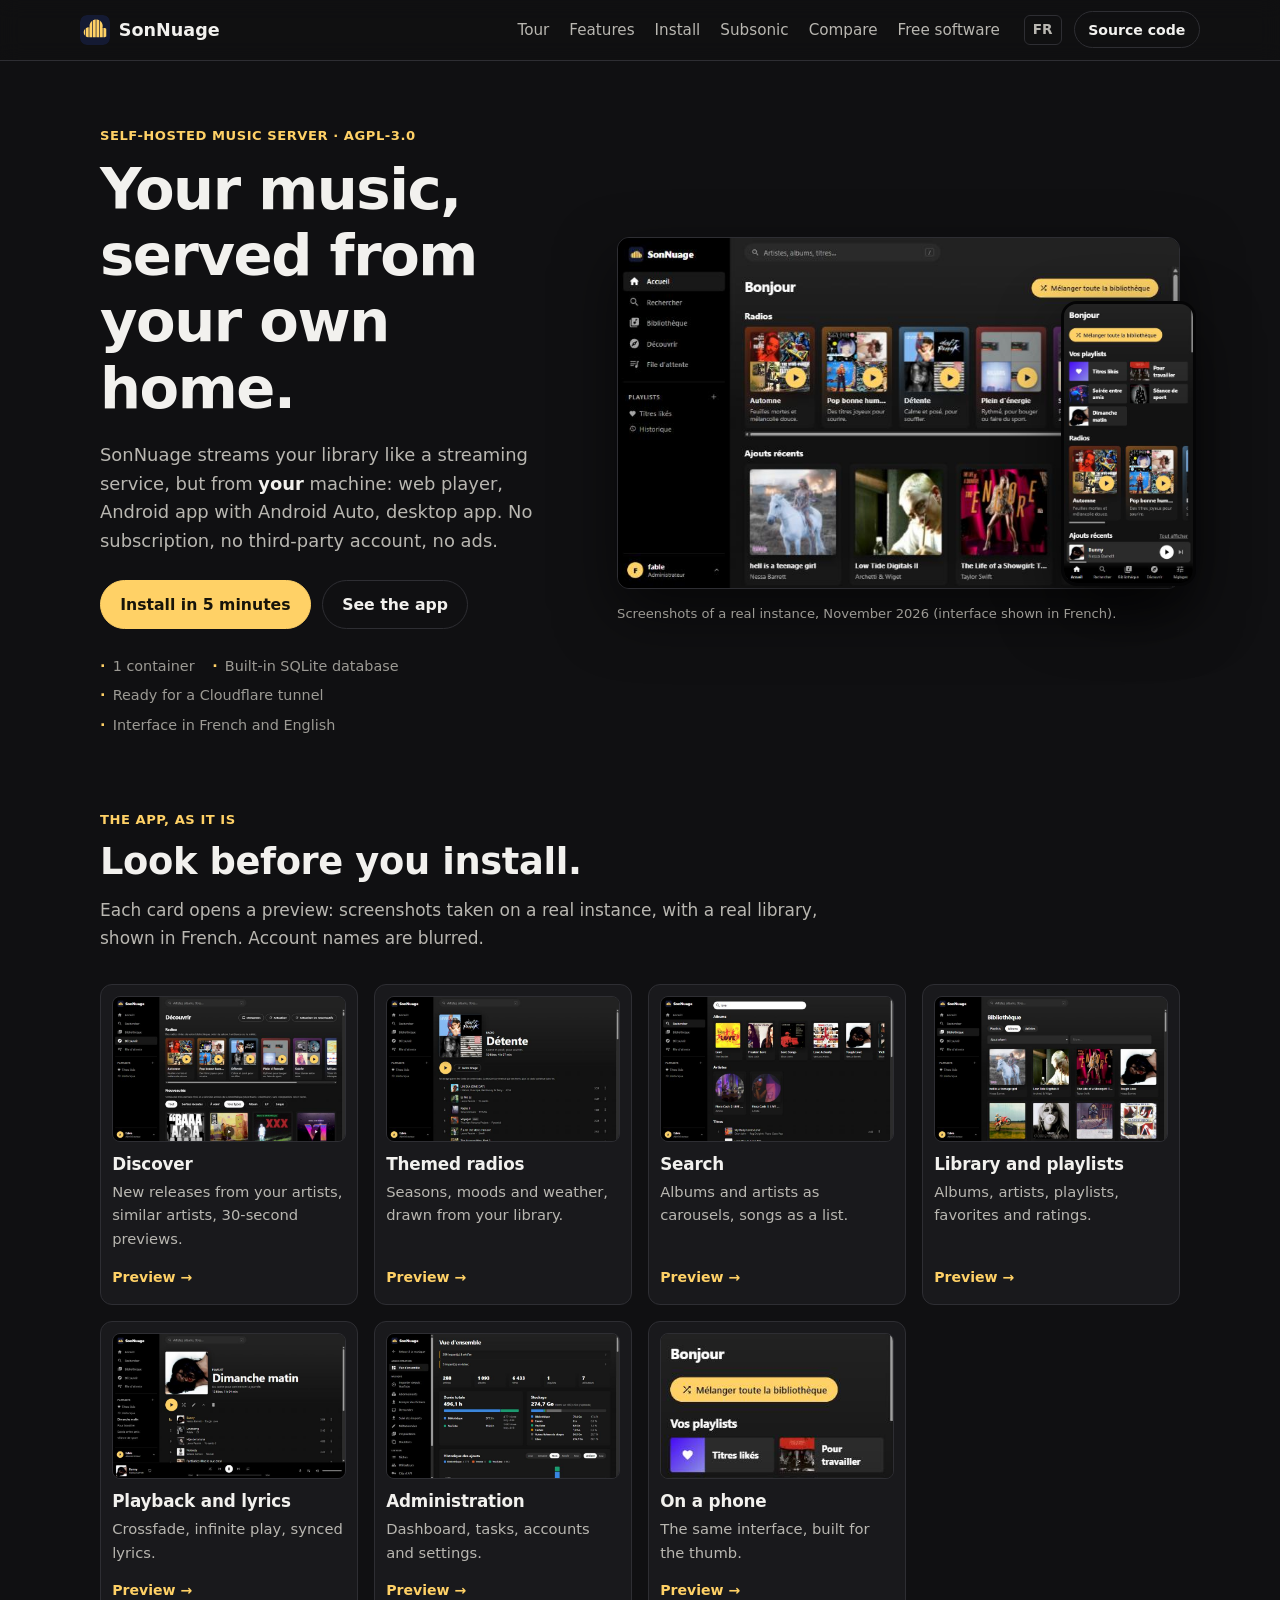
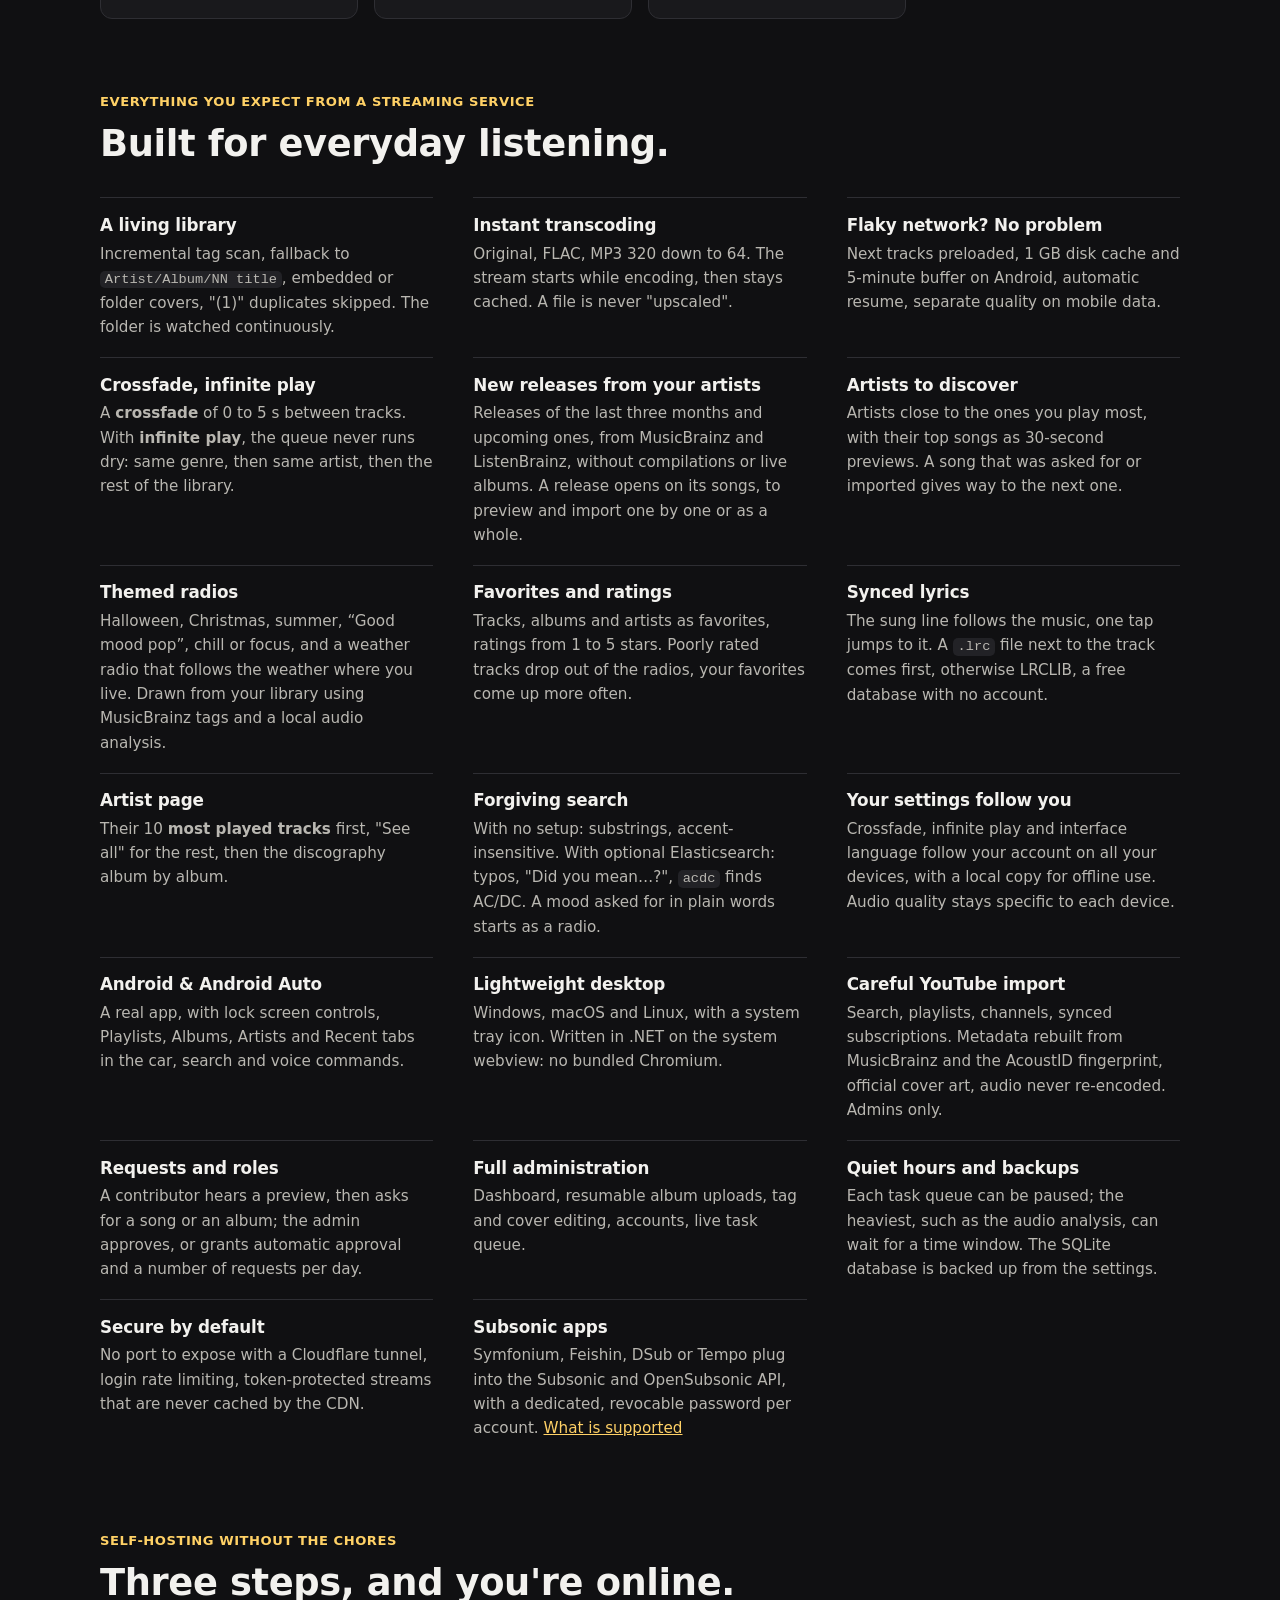
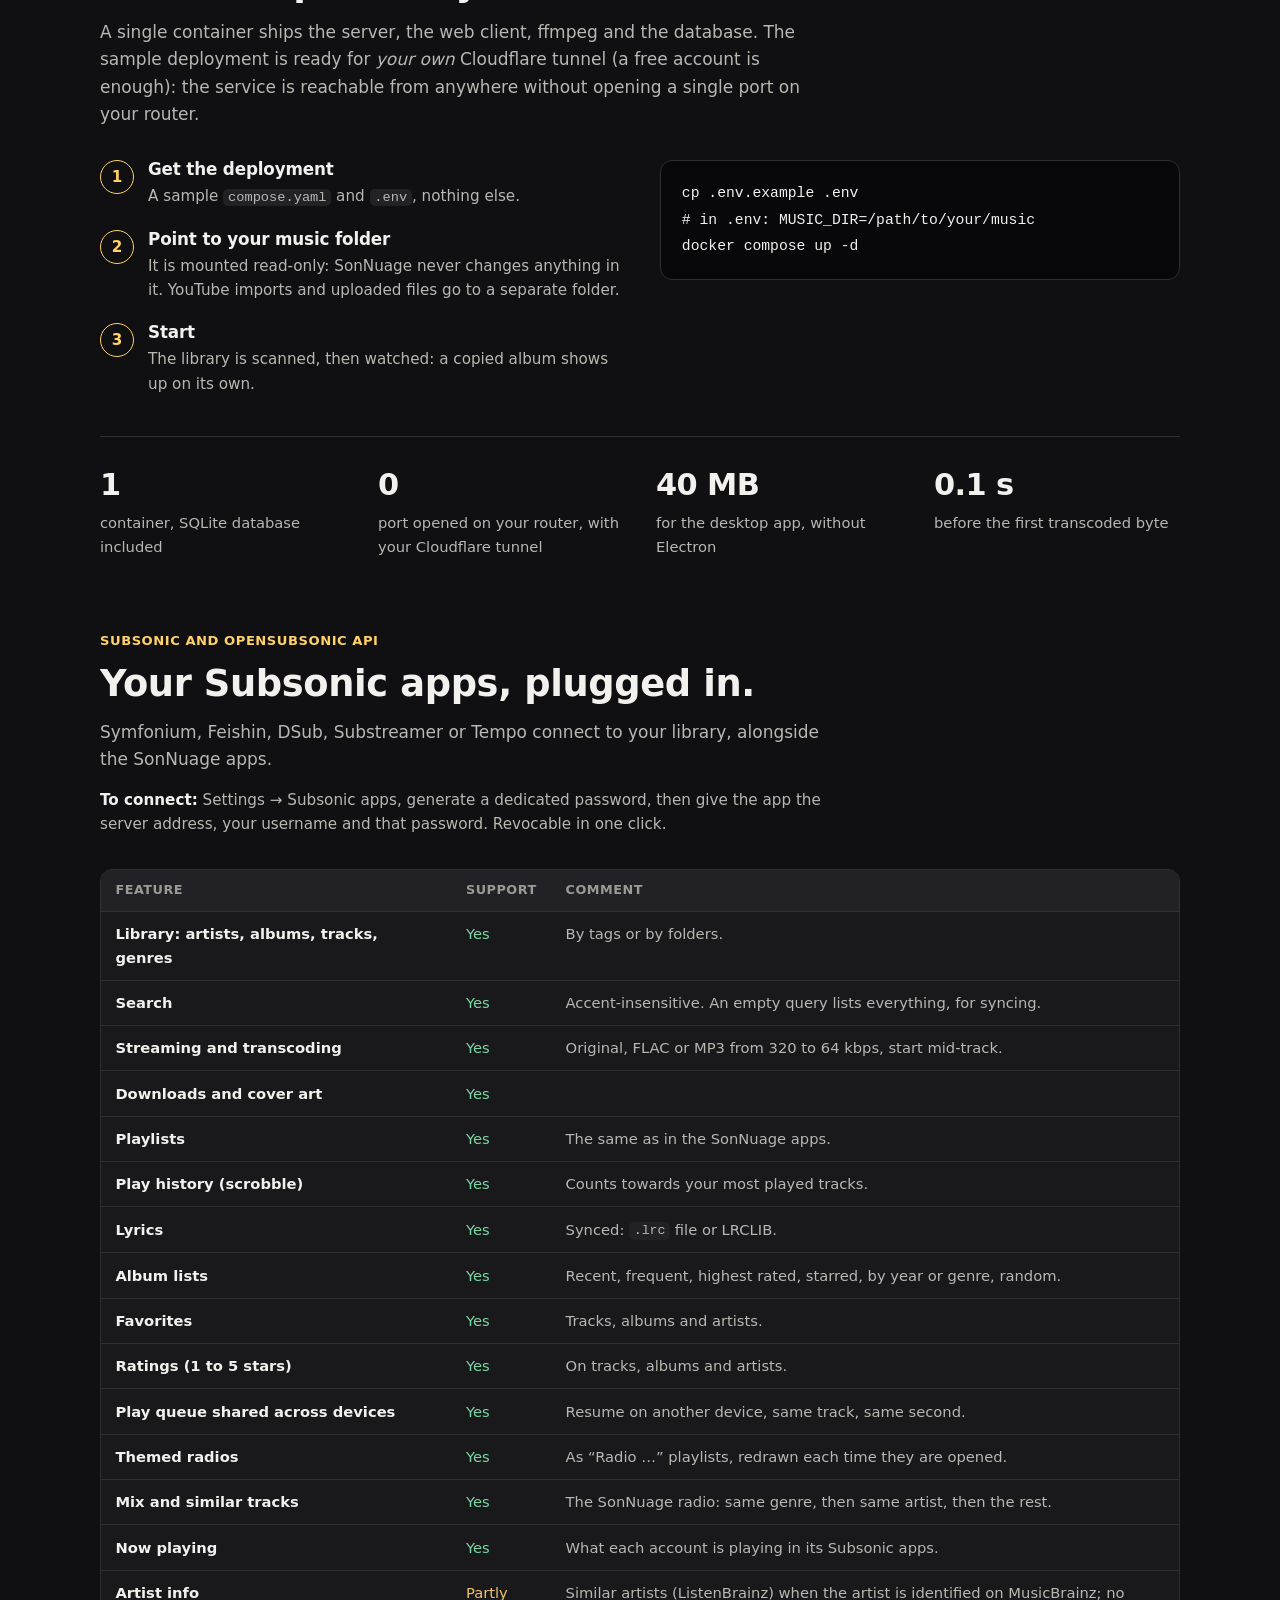
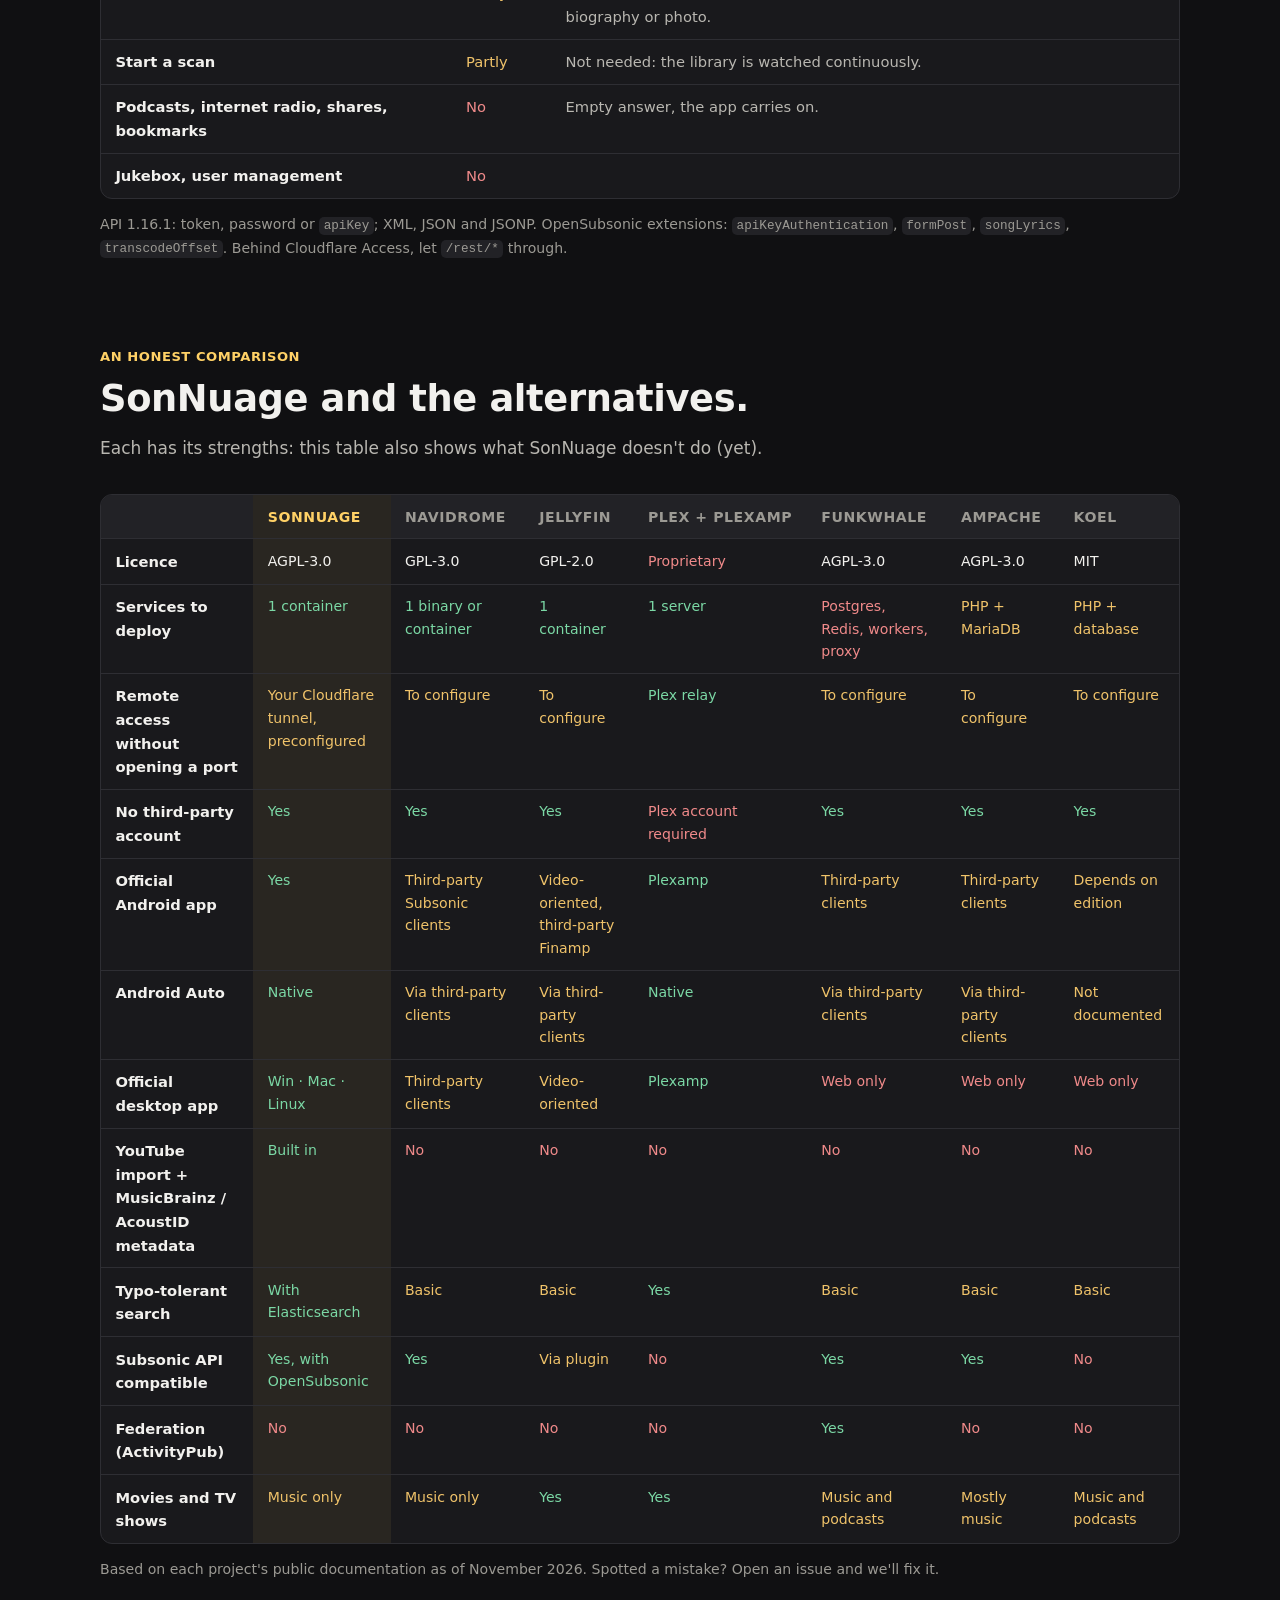
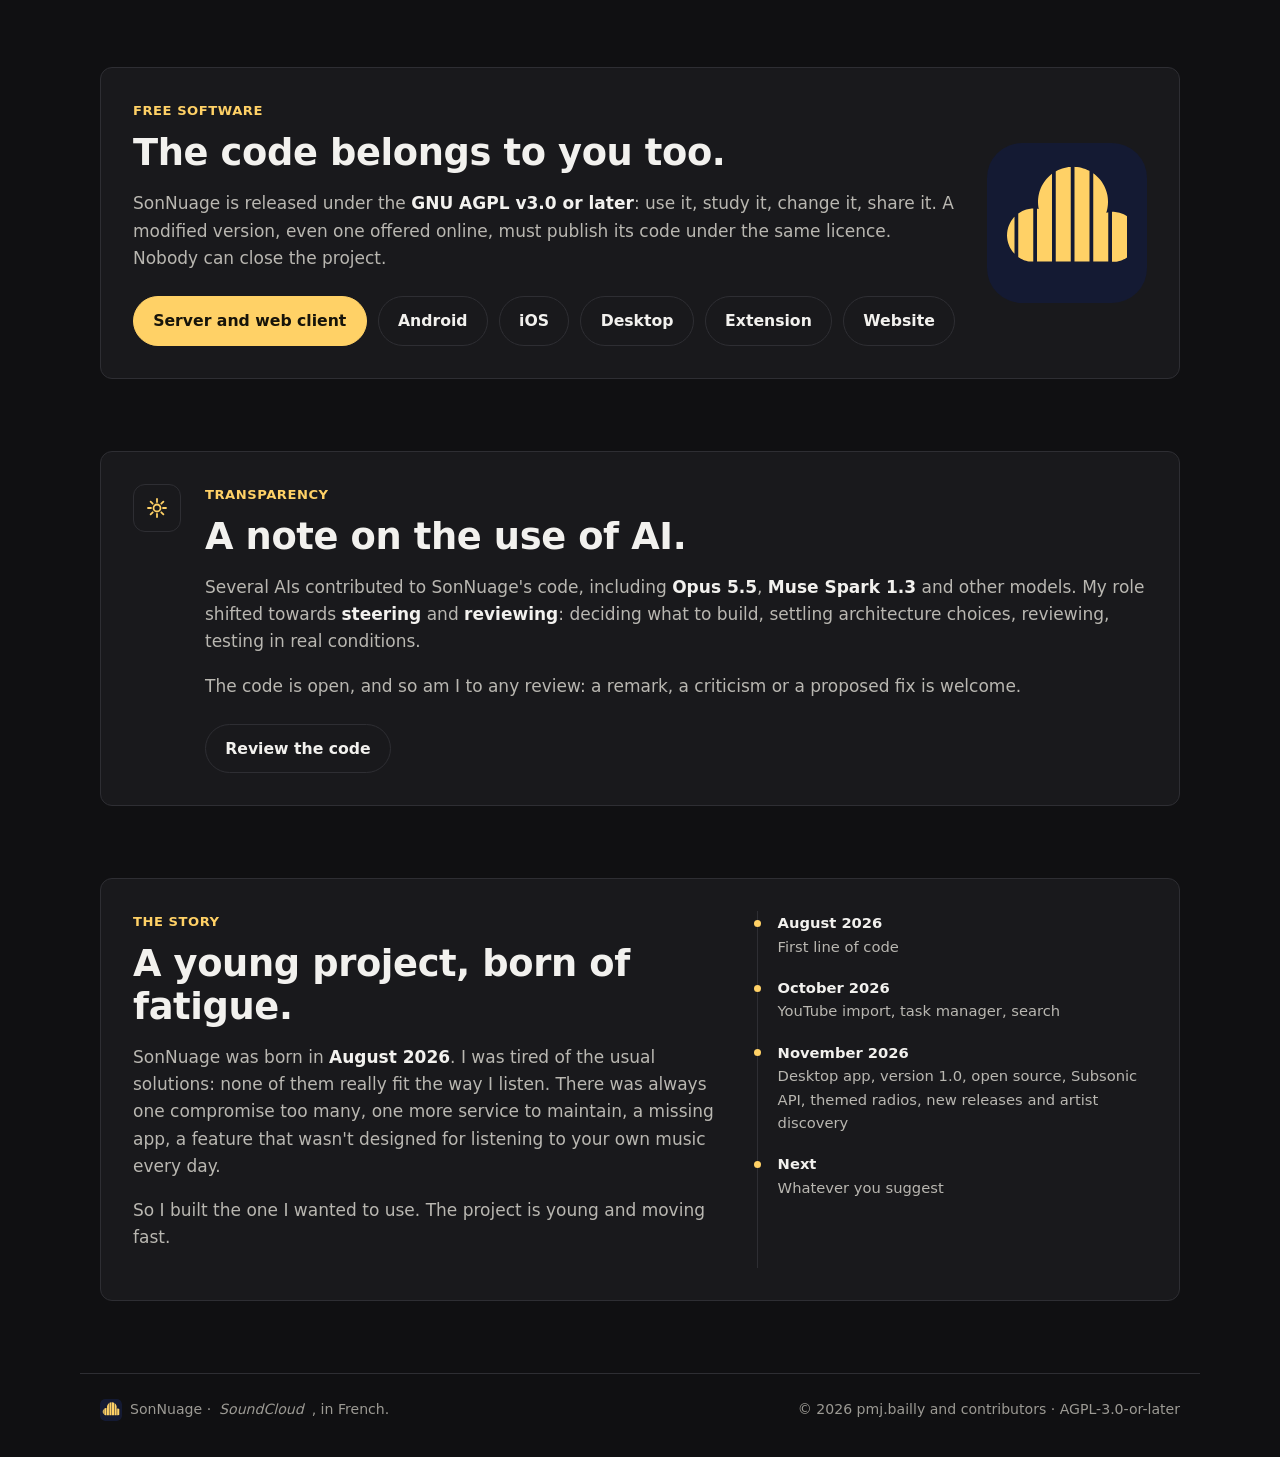
<file: public/en/index.html>
<!doctype html>
<html lang="en">
<head>
  <meta charset="utf-8">
  <meta name="viewport" content="width=device-width, initial-scale=1">
  <title>SonNuage, your self-hosted music</title>
  <meta name="description" content="SonNuage is a self-hosted, Spotify-like music server: web, Android, Android Auto and desktop. One container, five minutes, AGPL-3.0 licence.">
  <meta name="theme-color" content="#101012">
  <meta property="og:title" content="SonNuage, your self-hosted music">
  <meta property="og:description" content="Stream your own library on the web, Android, Android Auto and desktop. One container, five minutes.">
  <meta property="og:type" content="website">
  <link rel="alternate" hreflang="fr" href="https://sonnuage.github.io/">
  <link rel="alternate" hreflang="en" href="https://sonnuage.github.io/en/">
  <link rel="alternate" hreflang="x-default" href="https://sonnuage.github.io/">
  <link rel="icon" href="../assets/logo.svg" type="image/svg+xml">
  <link rel="apple-touch-icon" href="../assets/apple-touch-icon.png">
  <link rel="stylesheet" href="../styles.css">
</head>
<body>
  <header class="nav" id="nav">
    <a class="brand" href="#top" aria-label="SonNuage, home">
      <img src="../assets/logo.svg" alt="" width="30" height="30">
      <span>SonNuage</span>
    </a>
    <nav aria-label="Sections">
      <a href="#tour">Tour</a>
      <a href="#features">Features</a>
      <a href="#install">Install</a>
      <a href="#subsonic">Subsonic</a>
      <a href="#compare">Compare</a>
      <a href="#free">Free software</a>
    </nav>
    <div class="nav-end">
      <a class="lang" href="../" hreflang="fr" lang="fr" data-lang="fr" title="Version française">FR</a>
      <a class="btn btn-small" href="https://github.com/SonNuage/sonnuage">Source code</a>
    </div>
  </header>

  <main id="top">
    <section class="hero">
      <div class="hero-text">
        <p class="eyebrow">Self-hosted music server · AGPL-3.0</p>
        <h1>Your music, served from your own home.</h1>
        <p class="lead">SonNuage streams your library like a streaming service, but from <strong>your</strong> machine: web player, Android app with Android Auto, desktop app. No subscription, no third-party account, no ads.</p>
        <div class="cta">
          <a class="btn btn-primary" href="#install">Install in 5 minutes</a>
          <a class="btn btn-ghost" href="#tour">See the app</a>
        </div>
        <ul class="chips" aria-label="In short">
          <li>1 container</li><li>Built-in SQLite database</li><li>Ready for a Cloudflare tunnel</li><li>Interface in French and English</li>
        </ul>
      </div>
      <figure class="hero-shots">
        <img class="shot shot-desk" src="../assets/shots/home.jpg" alt="The SonNuage home page in a browser: themed radios and recent additions." width="800" height="499">
        <img class="shot shot-phone" src="../assets/shots/m-home.jpg" alt="The SonNuage home page on a phone." width="331" height="716">
        <figcaption>Screenshots of a real instance, November 2026 (interface shown in French).</figcaption>
      </figure>
    </section>

    <section class="section" id="tour">
      <div class="section-head">
        <p class="eyebrow">The app, as it is</p>
        <h2>Look before you install.</h2>
        <p class="sub">Each card opens a preview: screenshots taken on a real instance, with a real library, shown in French. Account names are blurred.</p>
      </div>
      <div class="tour">
        <a class="tour-card" href="#preview-discover" data-preview="preview-discover">
          <img src="../assets/shots/discover.jpg" alt="" width="800" height="499" loading="lazy">
          <h3>Discover</h3>
          <p>New releases from your artists, similar artists, 30-second previews.</p>
          <span class="tour-open">Preview</span>
        </a>
        <a class="tour-card" href="#preview-radios" data-preview="preview-radios">
          <img src="../assets/shots/radio.jpg" alt="" width="800" height="499" loading="lazy">
          <h3>Themed radios</h3>
          <p>Seasons, moods and weather, drawn from your library.</p>
          <span class="tour-open">Preview</span>
        </a>
        <a class="tour-card" href="#preview-search" data-preview="preview-search">
          <img src="../assets/shots/search.jpg" alt="" width="800" height="499" loading="lazy">
          <h3>Search</h3>
          <p>Albums and artists as carousels, songs as a list.</p>
          <span class="tour-open">Preview</span>
        </a>
        <a class="tour-card" href="#preview-library" data-preview="preview-library">
          <img src="../assets/shots/albums.jpg" alt="" width="800" height="499" loading="lazy">
          <h3>Library and playlists</h3>
          <p>Albums, artists, playlists, favorites and ratings.</p>
          <span class="tour-open">Preview</span>
        </a>
        <a class="tour-card" href="#preview-player" data-preview="preview-player">
          <img src="../assets/shots/playlist.jpg" alt="" width="800" height="499" loading="lazy">
          <h3>Playback and lyrics</h3>
          <p>Crossfade, infinite play, synced lyrics.</p>
          <span class="tour-open">Preview</span>
        </a>
        <a class="tour-card" href="#preview-admin" data-preview="preview-admin">
          <img src="../assets/shots/admin.jpg" alt="" width="800" height="499" loading="lazy">
          <h3>Administration</h3>
          <p>Dashboard, tasks, accounts and settings.</p>
          <span class="tour-open">Preview</span>
        </a>
        <a class="tour-card" href="#preview-mobile" data-preview="preview-mobile">
          <img src="../assets/shots/m-home.jpg" alt="" width="331" height="716" loading="lazy">
          <h3>On a phone</h3>
          <p>The same interface, built for the thumb.</p>
          <span class="tour-open">Preview</span>
        </a>
      </div>
      <section class="preview" id="preview-discover" role="dialog" aria-modal="true" aria-labelledby="preview-discover-title">
        <a class="preview-scrim" href="#tour" tabindex="-1" aria-label="Close the preview"></a>
        <div class="preview-panel">
          <header class="preview-head">
            <h3 id="preview-discover-title">Discover</h3>
            <a class="preview-close" href="#tour" aria-label="Close the preview">×</a>
          </header>
          <p class="preview-text">The Discover page gathers recent and upcoming releases from the artists in your library (MusicBrainz and ListenBrainz) and artists close to the ones you play most. Every song can be heard as a 30-second preview before an admin imports it or a contributor asks for it.</p>
          <div class="preview-shots" role="group" aria-label="Screenshots">
            <figure>
              <img src="../assets/shots/discover.jpg" alt="The Discover page: radios, then new releases with their filters." width="800" height="499" loading="lazy">
              <figcaption>Radios at the top; below, releases of the last three months and upcoming ones.</figcaption>
            </figure>
            <figure>
              <img src="../assets/shots/releases.jpg" alt="The grid of new releases, with a preview and an import on each one." width="800" height="499" loading="lazy">
              <figcaption>Each release: a preview on its cover, “Import”, or “Open” when it is already there.</figcaption>
            </figure>
            <figure>
              <img src="../assets/shots/release-songs.jpg" alt="The window of a release: its songs, a preview and an import for each." width="800" height="499" loading="lazy">
              <figcaption>The title of a release opens its songs: listen and import them one by one, or all at once.</figcaption>
            </figure>
            <figure>
              <img src="../assets/shots/discover-artists.jpg" alt="Artists to discover, each with their top songs." width="800" height="499" loading="lazy">
              <figcaption>Artists close to yours, with their top songs. “See more” looks up the next ones right away.</figcaption>
            </figure>
          </div>
          <footer class="preview-foot">
            <a href="#preview-mobile" data-preview="preview-mobile">← Previous · On a phone</a>
            <a href="#preview-radios" data-preview="preview-radios">Next · Themed radios →</a>
          </footer>
        </div>
      </section>
      <section class="preview" id="preview-radios" role="dialog" aria-modal="true" aria-labelledby="preview-radios-title">
        <a class="preview-scrim" href="#tour" tabindex="-1" aria-label="Close the preview"></a>
        <div class="preview-panel">
          <header class="preview-head">
            <h3 id="preview-radios-title">Themed radios</h3>
            <a class="preview-close" href="#tour" aria-label="Close the preview">×</a>
          </header>
          <p class="preview-text">Themed radios are built from your own files, using MusicBrainz tags and an audio analysis run on your server. A radio opens on a draw of its songs; playback then goes on endlessly. The weather radio follows the weather where you live.</p>
          <div class="preview-shots" role="group" aria-label="Screenshots">
            <figure>
              <img src="../assets/shots/radio.jpg" alt="The page of the Chill radio: a draw of 50 songs." width="800" height="499" loading="lazy">
              <figcaption>A radio page: a draw of its songs, “Draw again”, and playback from any of them.</figcaption>
            </figure>
            <figure>
              <img src="../assets/shots/home.jpg" alt="The home page, with the row of current radios." width="800" height="499" loading="lazy">
              <figcaption>On the home page: the radios of the season and the moods.</figcaption>
            </figure>
          </div>
          <footer class="preview-foot">
            <a href="#preview-discover" data-preview="preview-discover">← Previous · Discover</a>
            <a href="#preview-search" data-preview="preview-search">Next · Search →</a>
          </footer>
        </div>
      </section>
      <section class="preview" id="preview-search" role="dialog" aria-modal="true" aria-labelledby="preview-search-title">
        <a class="preview-scrim" href="#tour" tabindex="-1" aria-label="Close the preview"></a>
        <div class="preview-panel">
          <header class="preview-head">
            <h3 id="preview-search-title">Search</h3>
            <a class="preview-close" href="#tour" aria-label="Close the preview">×</a>
          </header>
          <p class="preview-text">Search ignores accents and finds substrings with no setup; with optional Elasticsearch it tolerates typos. A request such as “calm music to work” is understood as a mood and starts as a radio.</p>
          <div class="preview-shots" role="group" aria-label="Screenshots">
            <figure>
              <img src="../assets/shots/search.jpg" alt="Search results: a line of albums, a line of artists, then the songs." width="800" height="499" loading="lazy">
              <figcaption>Albums then artists on a line that scrolls in place, songs after that.</figcaption>
            </figure>
          </div>
          <footer class="preview-foot">
            <a href="#preview-radios" data-preview="preview-radios">← Previous · Themed radios</a>
            <a href="#preview-library" data-preview="preview-library">Next · Library and playlists →</a>
          </footer>
        </div>
      </section>
      <section class="preview" id="preview-library" role="dialog" aria-modal="true" aria-labelledby="preview-library-title">
        <a class="preview-scrim" href="#tour" tabindex="-1" aria-label="Close the preview"></a>
        <div class="preview-panel">
          <header class="preview-head">
            <h3 id="preview-library-title">Library and playlists</h3>
            <a class="preview-close" href="#tour" aria-label="Close the preview">×</a>
          </header>
          <p class="preview-text">The library follows your music folder: a copied album shows up on its own. Tracks, albums and artists can be favorited and rated from 1 to 5 stars; playlists can be reordered and are shared with Subsonic apps.</p>
          <div class="preview-shots" role="group" aria-label="Screenshots">
            <figure>
              <img src="../assets/shots/albums.jpg" alt="The library, Albums tab, sorted by recently added." width="800" height="499" loading="lazy">
              <figcaption>Albums, sorted and filtered.</figcaption>
            </figure>
            <figure>
              <img src="../assets/shots/album.jpg" alt="An album page: cover, tracks, favorites and rating." width="800" height="499" loading="lazy">
              <figcaption>An album: play, shuffle, favorite, add to a playlist, rate.</figcaption>
            </figure>
            <figure>
              <img src="../assets/shots/playlists.jpg" alt="The list of playlists." width="800" height="499" loading="lazy">
              <figcaption>Playlists, with liked tracks and the listening history.</figcaption>
            </figure>
          </div>
          <footer class="preview-foot">
            <a href="#preview-search" data-preview="preview-search">← Previous · Search</a>
            <a href="#preview-player" data-preview="preview-player">Next · Playback and lyrics →</a>
          </footer>
        </div>
      </section>
      <section class="preview" id="preview-player" role="dialog" aria-modal="true" aria-labelledby="preview-player-title">
        <a class="preview-scrim" href="#tour" tabindex="-1" aria-label="Close the preview"></a>
        <div class="preview-panel">
          <header class="preview-head">
            <h3 id="preview-player-title">Playback and lyrics</h3>
            <a class="preview-close" href="#tour" aria-label="Close the preview">×</a>
          </header>
          <p class="preview-text">The player preloads the next tracks, blends them with an adjustable crossfade and does not stop at the end of the queue when infinite play is on. Synced lyrics follow the music; a tap on a line jumps to it.</p>
          <div class="preview-shots" role="group" aria-label="Screenshots">
            <figure>
              <img src="../assets/shots/playlist.jpg" alt="A playlist playing, with the player bar." width="800" height="499" loading="lazy">
              <figcaption>A playlist playing: queue, shuffle, repeat, volume.</figcaption>
            </figure>
            <figure>
              <img src="../assets/shots/lyrics.jpg" alt="The now-playing screen with lyrics, blurred in the screenshot." width="800" height="499" loading="lazy">
              <figcaption>Synced lyrics (blurred here: they belong to their authors).</figcaption>
            </figure>
          </div>
          <footer class="preview-foot">
            <a href="#preview-library" data-preview="preview-library">← Previous · Library and playlists</a>
            <a href="#preview-admin" data-preview="preview-admin">Next · Administration →</a>
          </footer>
        </div>
      </section>
      <section class="preview" id="preview-admin" role="dialog" aria-modal="true" aria-labelledby="preview-admin-title">
        <a class="preview-scrim" href="#tour" tabindex="-1" aria-label="Close the preview"></a>
        <div class="preview-panel">
          <header class="preview-head">
            <h3 id="preview-admin-title">Administration</h3>
            <a class="preview-close" href="#tour" aria-label="Close the preview">×</a>
          </header>
          <p class="preview-text">Everything is set from the interface: imports, file uploads, metadata, duplicates, accounts and roles (user, contributor, administrator). Background tasks are visible live, queue by queue; each one can be paused, and the heaviest can wait for quiet hours.</p>
          <div class="preview-shots" role="group" aria-label="Screenshots">
            <figure>
              <img src="../assets/shots/admin.jpg" alt="The overview: counters, total duration and storage." width="800" height="499" loading="lazy">
              <figcaption>The overview: library, duration, storage, history of additions.</figcaption>
            </figure>
            <figure>
              <img src="../assets/shots/tasks.jpg" alt="The task queues and the running suite." width="800" height="499" loading="lazy">
              <figcaption>Tasks, queue by queue, with their log.</figcaption>
            </figure>
            <figure>
              <img src="../assets/shots/users.jpg" alt="The list of accounts, names blurred." width="800" height="499" loading="lazy">
              <figcaption>Accounts: role, requests per day, automatic approval. Names blurred.</figcaption>
            </figure>
            <figure>
              <img src="../assets/shots/settings.jpg" alt="Settings: quiet hours and storage." width="800" height="499" loading="lazy">
              <figcaption>Quiet hours for heavy tasks, room kept for previews.</figcaption>
            </figure>
          </div>
          <footer class="preview-foot">
            <a href="#preview-player" data-preview="preview-player">← Previous · Playback and lyrics</a>
            <a href="#preview-mobile" data-preview="preview-mobile">Next · On a phone →</a>
          </footer>
        </div>
      </section>
      <section class="preview" id="preview-mobile" role="dialog" aria-modal="true" aria-labelledby="preview-mobile-title">
        <a class="preview-scrim" href="#tour" tabindex="-1" aria-label="Close the preview"></a>
        <div class="preview-panel">
          <header class="preview-head">
            <h3 id="preview-mobile-title">On a phone</h3>
            <a class="preview-close" href="#tour" aria-label="Close the preview">×</a>
          </header>
          <p class="preview-text">Pages are shared between the web, Android and desktop: a new feature reaches every client at once. Android adds the offline cache, lock screen controls and Android Auto. An iOS app shares the same code: its CI builds an unsigned <code>.ipa</code> you install yourself (no CarPlay).</p>
          <div class="preview-shots phones" role="group" aria-label="Screenshots">
            <figure>
              <img src="../assets/shots/m-home.jpg" alt="The home page on a phone screen." width="331" height="716" loading="lazy">
              <figcaption>Home: playlists, radios, recent additions.</figcaption>
            </figure>
            <figure>
              <img src="../assets/shots/m-discover.jpg" alt="Artists to discover on a phone screen." width="331" height="716" loading="lazy">
              <figcaption>Discover: a preview, then “Ask”.</figcaption>
            </figure>
          </div>
          <footer class="preview-foot">
            <a href="#preview-admin" data-preview="preview-admin">← Previous · Administration</a>
            <a href="#preview-discover" data-preview="preview-discover">Next · Discover →</a>
          </footer>
        </div>
      </section>
    </section>

    <section class="section" id="features">
      <div class="section-head">
        <p class="eyebrow">Everything you expect from a streaming service</p>
        <h2>Built for everyday listening.</h2>
      </div>
      <div class="features">
        <article class="feature">
          <h3>A living library</h3>
          <p>Incremental tag scan, fallback to <code>Artist/Album/NN title</code>, embedded or folder covers, "(1)" duplicates skipped. The folder is watched continuously.</p>
        </article>
        <article class="feature">
          <h3>Instant transcoding</h3>
          <p>Original, FLAC, MP3 320 down to 64. The stream starts while encoding, then stays cached. A file is never "upscaled".</p>
        </article>
        <article class="feature">
          <h3>Flaky network? No problem</h3>
          <p>Next tracks preloaded, 1 GB disk cache and 5-minute buffer on Android, automatic resume, separate quality on mobile data.</p>
        </article>
        <article class="feature">
          <h3>Crossfade, infinite play</h3>
          <p>A <strong>crossfade</strong> of 0 to 5 s between tracks. With <strong>infinite play</strong>, the queue never runs dry: same genre, then same artist, then the rest of the library.</p>
        </article>
        <article class="feature">
          <h3>New releases from your artists</h3>
          <p>Releases of the last three months and upcoming ones, from MusicBrainz and ListenBrainz, without compilations or live albums. A release opens on its songs, to preview and import one by one or as a whole.</p>
        </article>
        <article class="feature">
          <h3>Artists to discover</h3>
          <p>Artists close to the ones you play most, with their top songs as 30-second previews. A song that was asked for or imported gives way to the next one.</p>
        </article>
        <article class="feature">
          <h3>Themed radios</h3>
          <p>Halloween, Christmas, summer, “Good mood pop”, chill or focus, and a weather radio that follows the weather where you live. Drawn from your library using MusicBrainz tags and a local audio analysis.</p>
        </article>
        <article class="feature">
          <h3>Favorites and ratings</h3>
          <p>Tracks, albums and artists as favorites, ratings from 1 to 5 stars. Poorly rated tracks drop out of the radios, your favorites come up more often.</p>
        </article>
        <article class="feature">
          <h3>Synced lyrics</h3>
          <p>The sung line follows the music, one tap jumps to it. A <code>.lrc</code> file next to the track comes first, otherwise LRCLIB, a free database with no account.</p>
        </article>
        <article class="feature">
          <h3>Artist page</h3>
          <p>Their 10 <strong>most played tracks</strong> first, "See all" for the rest, then the discography album by album.</p>
        </article>
        <article class="feature">
          <h3>Forgiving search</h3>
          <p>With no setup: substrings, accent-insensitive. With optional Elasticsearch: typos, "Did you mean…?", <code>acdc</code> finds AC/DC. A mood asked for in plain words starts as a radio.</p>
        </article>
        <article class="feature">
          <h3>Your settings follow you</h3>
          <p>Crossfade, infinite play and interface language follow your account on all your devices, with a local copy for offline use. Audio quality stays specific to each device.</p>
        </article>
        <article class="feature">
          <h3>Android &amp; Android Auto</h3>
          <p>A real app, with lock screen controls, Playlists, Albums, Artists and Recent tabs in the car, search and voice commands.</p>
        </article>
        <article class="feature">
          <h3>Lightweight desktop</h3>
          <p>Windows, macOS and Linux, with a system tray icon. Written in .NET on the system webview: no bundled Chromium.</p>
        </article>
        <article class="feature">
          <h3>Careful YouTube import</h3>
          <p>Search, playlists, channels, synced subscriptions. Metadata rebuilt from MusicBrainz and the AcoustID fingerprint, official cover art, audio never re-encoded. Admins only.</p>
        </article>
        <article class="feature">
          <h3>Requests and roles</h3>
          <p>A contributor hears a preview, then asks for a song or an album; the admin approves, or grants automatic approval and a number of requests per day.</p>
        </article>
        <article class="feature">
          <h3>Full administration</h3>
          <p>Dashboard, resumable album uploads, tag and cover editing, accounts, live task queue.</p>
        </article>
        <article class="feature">
          <h3>Quiet hours and backups</h3>
          <p>Each task queue can be paused; the heaviest, such as the audio analysis, can wait for a time window. The SQLite database is backed up from the settings.</p>
        </article>
        <article class="feature">
          <h3>Secure by default</h3>
          <p>No port to expose with a Cloudflare tunnel, login rate limiting, token-protected streams that are never cached by the CDN.</p>
        </article>
        <article class="feature">
          <h3>Subsonic apps</h3>
          <p>Symfonium, Feishin, DSub or Tempo plug into the Subsonic and OpenSubsonic API, with a dedicated, revocable password per account. <a href="#subsonic">What is supported</a></p>
        </article>
      </div>
    </section>

    <section class="section install" id="install">
      <div class="section-head">
        <p class="eyebrow">Self-hosting without the chores</p>
        <h2>Three steps, and you're online.</h2>
        <p class="sub">A single container ships the server, the web client, ffmpeg and the database. The sample deployment is ready for <em>your own</em> Cloudflare tunnel (a free account is enough): the service is reachable from anywhere without opening a single port on your router.</p>
      </div>
      <div class="install-grid">
        <ol class="steps">
          <li class="step">
            <h3>Get the deployment</h3>
            <p>A sample <code>compose.yaml</code> and <code>.env</code>, nothing else.</p>
          </li>
          <li class="step">
            <h3>Point to your music folder</h3>
            <p>It is mounted read-only: SonNuage never changes anything in it. YouTube imports and uploaded files go to a separate folder.</p>
          </li>
          <li class="step">
            <h3>Start</h3>
            <p>The library is scanned, then watched: a copied album shows up on its own.</p>
          </li>
        </ol>
        <pre class="terminal" role="img" aria-label="Terminal: cp .env.example .env, set MUSIC_DIR, then docker compose up -d"><code>cp .env.example .env
# in .env: MUSIC_DIR=/path/to/your/music
docker compose up -d</code></pre>
      </div>
      <dl class="facts">
        <div><dt>1</dt><dd>container, SQLite database included</dd></div>
        <div><dt>0</dt><dd>port opened on your router, with your Cloudflare tunnel</dd></div>
        <div><dt>40 MB</dt><dd>for the desktop app, without Electron</dd></div>
        <div><dt>0.1 s</dt><dd>before the first transcoded byte</dd></div>
      </dl>
    </section>


    <!-- Subsonic -->
    <section class="section subsonic" id="subsonic">
      <div class="section-head reveal">
        <p class="eyebrow">Subsonic and OpenSubsonic API</p>
        <h2>Your Subsonic apps, plugged in.</h2>
        <p class="sub">Symfonium, Feishin, DSub, Substreamer or Tempo connect to your library, alongside the SonNuage apps.</p>
        <p class="api-how"><strong>To connect:</strong> Settings → Subsonic apps, generate a dedicated password, then give the app the server address, your username and that password. Revocable in one click.</p>
      </div>

      <div class="api-wrap reveal" role="region" aria-label="Subsonic API support">
        <table class="api-table">
          <thead>
            <tr><th scope="col">Feature</th><th scope="col">Support</th><th scope="col">Comment</th></tr>
          </thead>
          <tbody>
            <tr><th scope="row">Library: artists, albums, tracks, genres</th><td><span class="yes">Yes</span></td><td>By tags or by folders.</td></tr>
            <tr><th scope="row">Search</th><td><span class="yes">Yes</span></td><td>Accent-insensitive. An empty query lists everything, for syncing.</td></tr>
            <tr><th scope="row">Streaming and transcoding</th><td><span class="yes">Yes</span></td><td>Original, FLAC or MP3 from 320 to 64 kbps, start mid-track.</td></tr>
            <tr><th scope="row">Downloads and cover art</th><td><span class="yes">Yes</span></td><td></td></tr>
            <tr><th scope="row">Playlists</th><td><span class="yes">Yes</span></td><td>The same as in the SonNuage apps.</td></tr>
            <tr><th scope="row">Play history (scrobble)</th><td><span class="yes">Yes</span></td><td>Counts towards your most played tracks.</td></tr>
            <tr><th scope="row">Lyrics</th><td><span class="yes">Yes</span></td><td>Synced: <code>.lrc</code> file or LRCLIB.</td></tr>
            <tr><th scope="row">Album lists</th><td><span class="yes">Yes</span></td><td>Recent, frequent, highest rated, starred, by year or genre, random.</td></tr>
            <tr><th scope="row">Favorites</th><td><span class="yes">Yes</span></td><td>Tracks, albums and artists.</td></tr>
            <tr><th scope="row">Ratings (1 to 5 stars)</th><td><span class="yes">Yes</span></td><td>On tracks, albums and artists.</td></tr>
            <tr><th scope="row">Play queue shared across devices</th><td><span class="yes">Yes</span></td><td>Resume on another device, same track, same second.</td></tr>
            <tr><th scope="row">Themed radios</th><td><span class="yes">Yes</span></td><td>As “Radio …” playlists, redrawn each time they are opened.</td></tr>
            <tr><th scope="row">Mix and similar tracks</th><td><span class="yes">Yes</span></td><td>The SonNuage radio: same genre, then same artist, then the rest.</td></tr>
            <tr><th scope="row">Now playing</th><td><span class="yes">Yes</span></td><td>What each account is playing in its Subsonic apps.</td></tr>
            <tr><th scope="row">Artist info</th><td><span class="mid">Partly</span></td><td>Similar artists (ListenBrainz) when the artist is identified on MusicBrainz; no biography or photo.</td></tr>
            <tr><th scope="row">Start a scan</th><td><span class="mid">Partly</span></td><td>Not needed: the library is watched continuously.</td></tr>
            <tr><th scope="row">Podcasts, internet radio, shares, bookmarks</th><td><span class="no">No</span></td><td>Empty answer, the app carries on.</td></tr>
            <tr><th scope="row">Jukebox, user management</th><td><span class="no">No</span></td><td></td></tr>
          </tbody>
        </table>
      </div>
      <p class="note reveal">API 1.16.1: token, password or <code>apiKey</code>; XML, JSON and JSONP. OpenSubsonic extensions: <code>apiKeyAuthentication</code>, <code>formPost</code>, <code>songLyrics</code>, <code>transcodeOffset</code>. Behind Cloudflare Access, let <code>/rest/*</code> through.</p>
    </section>

    <!-- Comparison -->
    <section class="section" id="compare">
      <div class="section-head reveal">
        <p class="eyebrow">An honest comparison</p>
        <h2>SonNuage and the alternatives.</h2>
        <p class="sub">Each has its strengths: this table also shows what SonNuage doesn't do (yet).</p>
      </div>

      <div class="table-wrap reveal" role="region" tabindex="0" aria-label="Comparison table, scrolls horizontally">
        <table class="compare">
          <thead>
            <tr>
              <th scope="col"><span class="sr">Criterion</span></th>
              <th scope="col" class="us">SonNuage</th>
              <th scope="col">Navidrome</th>
              <th scope="col">Jellyfin</th>
              <th scope="col">Plex + Plexamp</th>
              <th scope="col">Funkwhale</th>
              <th scope="col">Ampache</th>
              <th scope="col">Koel</th>
            </tr>
          </thead>
          <tbody>
            <tr>
              <th scope="row">Licence</th>
              <td class="us">AGPL-3.0</td><td>GPL-3.0</td><td>GPL-2.0</td><td><span class="no">Proprietary</span></td><td>AGPL-3.0</td><td>AGPL-3.0</td><td>MIT</td>
            </tr>
            <tr>
              <th scope="row">Services to deploy</th>
              <td class="us"><span class="yes">1 container</span></td><td><span class="yes">1 binary or container</span></td><td><span class="yes">1 container</span></td><td><span class="yes">1 server</span></td><td><span class="no">Postgres, Redis, workers, proxy</span></td><td><span class="mid">PHP + MariaDB</span></td><td><span class="mid">PHP + database</span></td>
            </tr>
            <tr>
              <th scope="row">Remote access without opening a port</th>
              <td class="us"><span class="mid">Your Cloudflare tunnel, preconfigured</span></td><td><span class="mid">To configure</span></td><td><span class="mid">To configure</span></td><td><span class="yes">Plex relay</span></td><td><span class="mid">To configure</span></td><td><span class="mid">To configure</span></td><td><span class="mid">To configure</span></td>
            </tr>
            <tr>
              <th scope="row">No third-party account</th>
              <td class="us"><span class="yes">Yes</span></td><td><span class="yes">Yes</span></td><td><span class="yes">Yes</span></td><td><span class="no">Plex account required</span></td><td><span class="yes">Yes</span></td><td><span class="yes">Yes</span></td><td><span class="yes">Yes</span></td>
            </tr>
            <tr>
              <th scope="row">Official Android app</th>
              <td class="us"><span class="yes">Yes</span></td><td><span class="mid">Third-party Subsonic clients</span></td><td><span class="mid">Video-oriented, third-party Finamp</span></td><td><span class="yes">Plexamp</span></td><td><span class="mid">Third-party clients</span></td><td><span class="mid">Third-party clients</span></td><td><span class="mid">Depends on edition</span></td>
            </tr>
            <tr>
              <th scope="row">Android Auto</th>
              <td class="us"><span class="yes">Native</span></td><td><span class="mid">Via third-party clients</span></td><td><span class="mid">Via third-party clients</span></td><td><span class="yes">Native</span></td><td><span class="mid">Via third-party clients</span></td><td><span class="mid">Via third-party clients</span></td><td><span class="mid">Not documented</span></td>
            </tr>
            <tr>
              <th scope="row">Official desktop app</th>
              <td class="us"><span class="yes">Win · Mac · Linux</span></td><td><span class="mid">Third-party clients</span></td><td><span class="mid">Video-oriented</span></td><td><span class="yes">Plexamp</span></td><td><span class="no">Web only</span></td><td><span class="no">Web only</span></td><td><span class="no">Web only</span></td>
            </tr>
            <tr>
              <th scope="row">YouTube import + MusicBrainz / AcoustID metadata</th>
              <td class="us"><span class="yes">Built in</span></td><td><span class="no">No</span></td><td><span class="no">No</span></td><td><span class="no">No</span></td><td><span class="no">No</span></td><td><span class="no">No</span></td><td><span class="no">No</span></td>
            </tr>
            <tr>
              <th scope="row">Typo-tolerant search</th>
              <td class="us"><span class="yes">With Elasticsearch</span></td><td><span class="mid">Basic</span></td><td><span class="mid">Basic</span></td><td><span class="yes">Yes</span></td><td><span class="mid">Basic</span></td><td><span class="mid">Basic</span></td><td><span class="mid">Basic</span></td>
            </tr>
            <tr>
              <th scope="row">Subsonic API compatible</th>
              <td class="us"><span class="yes">Yes, with OpenSubsonic</span></td><td><span class="yes">Yes</span></td><td><span class="mid">Via plugin</span></td><td><span class="no">No</span></td><td><span class="yes">Yes</span></td><td><span class="yes">Yes</span></td><td><span class="no">No</span></td>
            </tr>
            <tr>
              <th scope="row">Federation (ActivityPub)</th>
              <td class="us"><span class="no">No</span></td><td><span class="no">No</span></td><td><span class="no">No</span></td><td><span class="no">No</span></td><td><span class="yes">Yes</span></td><td><span class="no">No</span></td><td><span class="no">No</span></td>
            </tr>
            <tr>
              <th scope="row">Movies and TV shows</th>
              <td class="us"><span class="mid">Music only</span></td><td><span class="mid">Music only</span></td><td><span class="yes">Yes</span></td><td><span class="yes">Yes</span></td><td><span class="mid">Music and podcasts</span></td><td><span class="mid">Mostly music</span></td><td><span class="mid">Music and podcasts</span></td>
            </tr>
          </tbody>
        </table>
      </div>
      <p class="note reveal">Based on each project's public documentation as of November 2026. Spotted a mistake? Open an issue and we'll fix it.</p>
    </section>

    <!-- Free software -->
    <section class="section libre" id="free">
      <div class="libre-card reveal">
        <div class="libre-text">
          <p class="eyebrow">Free software</p>
          <h2>The code belongs to you too.</h2>
          <p>SonNuage is released under the <strong>GNU AGPL v3.0 or later</strong>: use it, study it, change it,
            share it. A modified version, even one offered online, must publish its code under the same licence.
            Nobody can close the project.</p>
          <div class="cta">
            <a class="btn btn-primary" href="https://github.com/SonNuage/sonnuage">Server and web client</a>
            <a class="btn btn-ghost" href="https://github.com/SonNuage/sonnuage-android">Android</a>
            <a class="btn btn-ghost" href="https://github.com/SonNuage/sonnuage-ios">iOS</a>
            <a class="btn btn-ghost" href="https://github.com/SonNuage/sonnuage-desktop">Desktop</a>
            <a class="btn btn-ghost" href="https://github.com/SonNuage/sonnuage-extension">Extension</a>
            <a class="btn btn-ghost" href="https://github.com/SonNuage/sonnuage.github.io">Website</a>
          </div>
        </div>
        <div class="libre-visual" aria-hidden="true">
          <img src="../assets/logo.svg" alt="" width="160" height="160">
        </div>
      </div>
    </section>
    <!-- A note on AI -->
    <section class="section ai-note" id="ai">
      <div class="ai-card reveal">
        <div class="ai-icon" aria-hidden="true">
          <svg viewBox="0 0 24 24"><path d="M12 3v3M12 18v3M3 12h3M18 12h3M5.6 5.6l2.1 2.1M16.3 16.3l2.1 2.1M5.6 18.4l2.1-2.1M16.3 7.7l2.1-2.1"/><circle cx="12" cy="12" r="3.5"/></svg>
        </div>
        <div>
          <p class="eyebrow">Transparency</p>
          <h2>A note on the use of AI.</h2>
          <p>Several AIs contributed to SonNuage's code, including <strong>Opus 5.5</strong>, <strong>Muse Spark 1.3</strong>
            and other models. My role shifted towards <strong>steering</strong> and <strong>reviewing</strong>:
            deciding what to build, settling architecture choices, reviewing, testing in real conditions.</p>
          <p>The code is open, and so am I to any review: a remark, a criticism or a proposed fix
            is welcome.</p>
          <div class="cta">
            <a class="btn btn-ghost" href="https://github.com/SonNuage/sonnuage">Review the code</a>
          </div>
        </div>
      </div>
    </section>

    <section class="section story" id="story">
      <div class="story-card">
        <div class="story-text">
          <p class="eyebrow">The story</p>
          <h2>A young project, born of fatigue.</h2>
          <p>SonNuage was born in <strong>August 2026</strong>. I was tired of the usual solutions: none of them really fit the way I listen. There was always one compromise too many, one more service to maintain, a missing app, a feature that wasn't designed for listening to your own music every day.</p>
          <p>So I built the one I wanted to use. The project is young and moving fast.</p>
        </div>
        <ol class="timeline" aria-label="Project milestones">
          <li><b>August 2026</b><span>First line of code</span></li>
          <li><b>October 2026</b><span>YouTube import, task manager, search</span></li>
          <li><b>November 2026</b><span>Desktop app, version 1.0, open source, Subsonic API, themed radios, new releases and artist discovery</span></li>
          <li><b>Next</b><span>Whatever you suggest</span></li>
        </ol>
      </div>
    </section>
  </main>

  <footer class="footer">
    <div><img src="../assets/logo.svg" alt="" width="22" height="22"> SonNuage · <em>SoundCloud</em>, in French.</div>
    <div>© 2026 pmj.bailly and contributors · AGPL-3.0-or-later</div>
  </footer>

  <script src="../script.js" defer></script>
</body>
</html>
</file>
<file: public/styles.css>
/* Site de présentation de SonNuage. Sobre, sombre comme l'application, et porté par de vraies captures :
   aucune police externe, aucune animation décorative. Les couleurs de texte (--text, --muted, --faint) sont
   vérifiées au contraste AA par tests/check.mjs. */
:root {
  --bg: #101012;
  --panel: #19191c;
  --panel-2: #222226;
  --line: #2e2e33;
  --text: #f2f1ee;
  --muted: #b9b7b1;
  --faint: #9c9a94;
  --accent: #ffd166;
  --on-accent: #17140a;
  --good: #7bd8a5;
  --mid: #f0c36a;
  --bad: #f08a8a;
  --radius: 12px;
  --sans: system-ui, -apple-system, "Segoe UI", Roboto, "Helvetica Neue", Arial, sans-serif;
  --mono: ui-monospace, "Cascadia Mono", "SF Mono", Menlo, Consolas, monospace;
  --page: 1120px;
  color-scheme: dark;
}

* { box-sizing: border-box; }
html { scroll-behavior: smooth; scroll-padding-top: 76px; }
body { margin: 0; background: var(--bg); color: var(--text); font: 400 17px/1.6 var(--sans); -webkit-font-smoothing: antialiased; }
img { max-width: 100%; height: auto; display: block; }
a { color: inherit; }
p { margin: 0 0 1em; }
h1, h2, h3 { margin: 0; line-height: 1.15; letter-spacing: -0.01em; }
h1 { font-size: clamp(2.2rem, 5vw, 3.6rem); font-weight: 750; letter-spacing: -0.025em; }
h2 { font-size: clamp(1.6rem, 3.2vw, 2.3rem); font-weight: 700; }
h3 { font-size: 1.05rem; font-weight: 650; }
code { font-family: var(--mono); font-size: .9em; background: var(--panel-2); border-radius: 5px; padding: .1em .35em; }
strong { font-weight: 650; }
.sr { position: absolute; width: 1px; height: 1px; overflow: hidden; clip: rect(0 0 0 0); }
:focus-visible { outline: 2px solid var(--accent); outline-offset: 3px; border-radius: 4px; }

/* Barre de navigation */
.nav {
  position: sticky; top: 0; z-index: 20; display: flex; align-items: center; gap: 1.5rem; padding: .7rem max(1.25rem, calc((100vw - var(--page)) / 2));
  background: rgba(16, 16, 18, .88); backdrop-filter: blur(10px); border-bottom: 1px solid var(--line);
}
.brand { display: flex; align-items: center; gap: .55rem; font-weight: 700; font-size: 1.1rem; text-decoration: none; }
.brand img { border-radius: 7px; }
.nav nav { display: flex; gap: 1.25rem; margin-left: auto; }
.nav nav a { color: var(--muted); text-decoration: none; font-size: .95rem; }
.nav nav a:hover { color: var(--text); }
.nav-end { display: flex; align-items: center; gap: .75rem; }
.lang { color: var(--muted); text-decoration: none; font-size: .85rem; font-weight: 650; border: 1px solid var(--line); border-radius: 6px; padding: .2rem .5rem; }
.lang:hover { color: var(--text); border-color: var(--faint); }

/* Boutons */
.btn { display: inline-flex; align-items: center; justify-content: center; padding: .7rem 1.2rem; border-radius: 999px; border: 1px solid var(--line); font-weight: 650; font-size: .98rem; text-decoration: none; transition: background .15s, border-color .15s; }
.btn:hover { border-color: var(--faint); background: var(--panel); }
.btn-primary { background: var(--accent); color: var(--on-accent); border-color: var(--accent); }
.btn-primary:hover { background: #ffdd85; border-color: #ffdd85; }
.btn-small { padding: .4rem .85rem; font-size: .88rem; }
.cta { display: flex; flex-wrap: wrap; gap: .7rem; margin-top: 1.5rem; }

/* Mise en page commune */
.section, .hero { max-width: var(--page); margin: 0 auto; padding: 4.5rem 1.25rem 0; }
.section-head { max-width: 46rem; margin-bottom: 2rem; }
.eyebrow { color: var(--accent); font-size: .82rem; font-weight: 650; letter-spacing: .04em; text-transform: uppercase; margin: 0 0 .7rem; }
.sub { color: var(--muted); margin: .9rem 0 0; }
.note { color: var(--faint); font-size: .88rem; margin-top: .9rem; }

/* Accueil : le texte, puis l'application telle qu'elle est */
.hero { display: grid; grid-template-columns: minmax(0, 5fr) minmax(0, 6fr); gap: 3rem; align-items: center; padding-top: 4rem; }
.lead { color: var(--muted); font-size: 1.12rem; margin: 1.2rem 0 0; }
.lead strong { color: var(--text); }
.chips { list-style: none; display: flex; flex-wrap: wrap; gap: .4rem 1.1rem; padding: 0; margin: 1.6rem 0 0; color: var(--faint); font-size: .9rem; }
.chips li::before { content: "·"; margin-right: .45rem; color: var(--accent); font-weight: 700; }
.hero-shots { position: relative; margin: 0; padding: 0 0 2.2rem 0; }
.shot { border: 1px solid var(--line); border-radius: var(--radius); box-shadow: 0 24px 60px rgba(0, 0, 0, .55); background: var(--panel); }
.shot-desk { width: 100%; }
.shot-phone { position: absolute; right: -1rem; bottom: 2.4rem; width: 24%; border-radius: 16px; border: 3px solid #050506; }
.hero-shots figcaption { position: absolute; left: 0; bottom: 0; color: var(--faint); font-size: .82rem; }

/* Visite : une carte par fonctionnalité, qui ouvre son aperçu */
.tour { display: grid; grid-template-columns: repeat(auto-fill, minmax(230px, 1fr)); gap: 1rem; }
.tour-card { display: flex; flex-direction: column; gap: .35rem; padding: .7rem .7rem 1rem; background: var(--panel); border: 1px solid var(--line); border-radius: var(--radius); text-decoration: none; transition: border-color .15s, transform .15s; }
.tour-card:hover { border-color: var(--accent); transform: translateY(-2px); }
.tour-card img { width: 100%; aspect-ratio: 8 / 5; object-fit: cover; object-position: top left; border-radius: 8px; margin-bottom: .45rem; border: 1px solid var(--line); }
.tour-card p { color: var(--muted); font-size: .92rem; margin: 0; }
.tour-open { margin-top: auto; padding-top: .6rem; color: var(--accent); font-size: .88rem; font-weight: 650; }
.tour-open::after { content: " →"; }

/* Aperçu : un panneau qui glisse depuis la droite, comme si l'application entrait dans la fenêtre.
   Sans script, le lien de la carte suffit (:target) ; le script ajoute Échap, les flèches et le focus. */
.preview { position: fixed; inset: 0; z-index: 40; visibility: hidden; pointer-events: none; }
.preview:target, .preview.open { visibility: visible; pointer-events: auto; }
.preview-scrim { position: absolute; inset: 0; background: rgba(0, 0, 0, .6); opacity: 0; transition: opacity .25s; }
.preview:target .preview-scrim, .preview.open .preview-scrim { opacity: 1; }
.preview-panel {
  position: absolute; top: 0; right: 0; bottom: 0; width: min(880px, 100%); overflow-y: auto; padding: 1.4rem 1.6rem 2rem;
  background: var(--bg); border-left: 1px solid var(--line); box-shadow: -30px 0 80px rgba(0, 0, 0, .6);
  transform: translateX(100%); transition: transform .32s cubic-bezier(.2, .7, .2, 1);
}
.preview:target .preview-panel, .preview.open .preview-panel { transform: none; }
.preview-head { display: flex; align-items: center; justify-content: space-between; gap: 1rem; margin-bottom: .8rem; }
.preview-head h3 { font-size: 1.6rem; }
.preview-close { display: grid; place-items: center; width: 40px; height: 40px; border-radius: 50%; border: 1px solid var(--line); text-decoration: none; font-size: 1.5rem; line-height: 1; color: var(--muted); }
.preview-close:hover { color: var(--text); border-color: var(--faint); }
.preview-text { color: var(--muted); max-width: 44rem; }
.preview-shots { display: grid; gap: 1.6rem; margin-top: 1.4rem; }
.preview-shots figure { margin: 0; }
.preview-shots img { width: 100%; border: 1px solid var(--line); border-radius: var(--radius); background: var(--panel); }
.preview-shots figcaption { color: var(--faint); font-size: .9rem; margin-top: .5rem; }
.preview-shots.phones { grid-template-columns: repeat(2, minmax(0, 300px)); justify-content: center; }
.preview-shots.phones img { border-radius: 22px; border: 4px solid #050506; }
.preview-foot { display: flex; justify-content: space-between; gap: 1rem; margin-top: 2rem; padding-top: 1rem; border-top: 1px solid var(--line); font-size: .92rem; }
.preview-foot a { color: var(--muted); text-decoration: none; }
.preview-foot a:hover { color: var(--accent); }
body.preview-open { overflow: hidden; }

/* Fonctionnalités : du texte, sans icônes */
.features { display: grid; grid-template-columns: repeat(auto-fill, minmax(300px, 1fr)); gap: 0 2.5rem; }
.feature { padding: 1.1rem 0; border-top: 1px solid var(--line); }
.feature p { color: var(--muted); font-size: .95rem; margin: .4rem 0 0; }
.feature a { color: var(--accent); }

/* Installation */
.install-grid { display: grid; grid-template-columns: minmax(0, 1fr) minmax(0, 1fr); gap: 2.5rem; align-items: start; }
.steps { list-style: none; counter-reset: step; margin: 0; padding: 0; display: grid; gap: 1.3rem; }
.step { counter-increment: step; position: relative; padding-left: 3rem; }
.step::before { content: counter(step); position: absolute; left: 0; top: 0; width: 2rem; height: 2rem; display: grid; place-items: center; border-radius: 50%; border: 1px solid var(--accent); color: var(--accent); font-weight: 700; font-size: .95rem; }
.step p { color: var(--muted); font-size: .95rem; margin: .3rem 0 0; }
.terminal { margin: 0; padding: 1.2rem 1.3rem; background: #08080a; border: 1px solid var(--line); border-radius: var(--radius); overflow-x: auto; font: 400 .92rem/1.8 var(--mono); color: var(--text); }
.terminal code { background: none; padding: 0; font-size: inherit; }
.facts { display: grid; grid-template-columns: repeat(auto-fit, minmax(190px, 1fr)); gap: 1rem 2rem; margin: 2.5rem 0 0; padding: 1.5rem 0 0; border-top: 1px solid var(--line); }
.facts dt { font-size: 1.9rem; font-weight: 750; letter-spacing: -0.02em; }
.facts dd { margin: .1rem 0 0; color: var(--muted); font-size: .92rem; }

/* Tableaux : Subsonic et comparatif */
.api-how { color: var(--muted); font-size: .95rem; margin: .9rem 0 0; }
.api-how strong { color: var(--text); }
.api-wrap, .table-wrap { overflow-x: auto; border: 1px solid var(--line); border-radius: var(--radius); background: var(--panel); }
table { border-collapse: collapse; width: 100%; font-size: .92rem; }
th, td { text-align: left; padding: .65rem .9rem; border-bottom: 1px solid var(--line); vertical-align: top; }
tbody tr:last-child th, tbody tr:last-child td { border-bottom: 0; }
thead th { color: var(--faint); font-size: .8rem; font-weight: 650; text-transform: uppercase; letter-spacing: .04em; background: var(--panel-2); white-space: nowrap; }
tbody th { font-weight: 600; }
.api-table td:last-child { color: var(--muted); }
.compare { min-width: 980px; }
.compare td, .compare thead th { font-size: .88rem; }
.compare .us { background: rgba(255, 209, 102, .07); }
.compare thead .us { color: var(--accent); }
.yes { color: var(--good); }
.mid { color: var(--mid); }
.no { color: var(--bad); }

/* Histoire, logiciel libre, note sur l'IA */
.story-card, .libre-card, .ai-card { background: var(--panel); border: 1px solid var(--line); border-radius: var(--radius); padding: 2rem; }
.story-card { display: grid; grid-template-columns: minmax(0, 3fr) minmax(0, 2fr); gap: 2.5rem; }
.story-text p:not(.eyebrow), .libre-text p:not(.eyebrow), .ai-card p:not(.eyebrow) { color: var(--muted); margin-top: 1rem; }
.story-text strong, .libre-text strong, .ai-card strong { color: var(--text); }
.timeline { list-style: none; margin: 0; padding: 0 0 0 1.2rem; border-left: 1px solid var(--line); display: grid; gap: 1.1rem; align-content: start; }
.timeline li { position: relative; display: grid; }
.timeline li::before { content: ""; position: absolute; left: calc(-1.2rem - 4px); top: .55rem; width: 7px; height: 7px; border-radius: 50%; background: var(--accent); }
.timeline b { font-size: .92rem; }
.timeline span { color: var(--muted); font-size: .92rem; }
.libre-card { display: grid; grid-template-columns: minmax(0, 1fr) auto; gap: 2rem; align-items: center; }
.libre-visual img { border-radius: 28px; }
.ai-card { display: grid; grid-template-columns: auto minmax(0, 1fr); gap: 1.5rem; }
.ai-icon { width: 48px; height: 48px; border-radius: 12px; display: grid; place-items: center; border: 1px solid var(--line); }
.ai-icon svg { width: 24px; height: 24px; fill: none; stroke: var(--accent); stroke-width: 1.8; stroke-linecap: round; }

.footer { max-width: var(--page); margin: 4.5rem auto 0; padding: 1.5rem 1.25rem 2.5rem; border-top: 1px solid var(--line); display: flex; flex-wrap: wrap; justify-content: space-between; gap: .6rem 2rem; color: var(--faint); font-size: .88rem; }
.footer div { display: flex; align-items: center; gap: .5rem; }
.footer img { border-radius: 5px; }

@media (max-width: 900px) {
  .nav nav { display: none; }
  .nav-end { margin-left: auto; }
  .hero { grid-template-columns: 1fr; gap: 2.2rem; padding-top: 2.5rem; }
  .shot-phone { right: .5rem; }
  .install-grid, .story-card { grid-template-columns: 1fr; }
  .libre-card { grid-template-columns: 1fr; }
  .libre-visual { display: none; }
  .ai-card { grid-template-columns: 1fr; }
  .section { padding-top: 3.5rem; }
}
@media (max-width: 560px) {
  body { font-size: 16px; }
  .preview-panel { padding: 1rem 1rem 1.6rem; }
  .preview-shots.phones { grid-template-columns: repeat(2, minmax(0, 1fr)); }
  .preview-foot { flex-direction: column; }
}
@media (prefers-reduced-motion: reduce) {
  html { scroll-behavior: auto; }
  .preview-panel, .preview-scrim, .tour-card, .btn { transition: none; }
}
</file>
